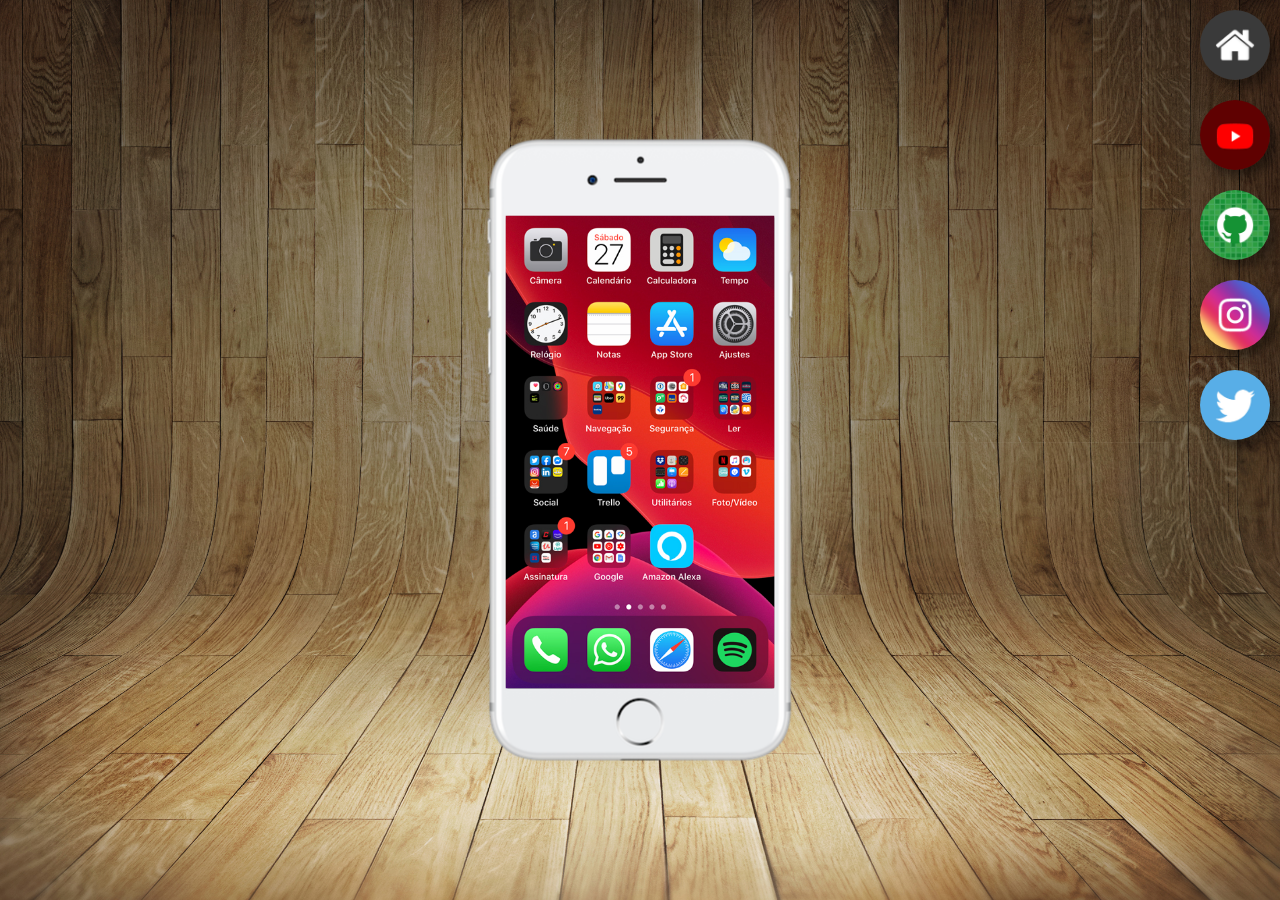
<file: index.html>
<!DOCTYPE html>
<html lang="pt-br">
  <head>
    <meta charset="UTF-8" />
    <meta http-equiv="X-UA-Compatible" content="IE=edge" />
    <meta name="viewport" content="width=device-width, initial-scale=1.0" />
    <link rel="stylesheet" href="./style/style.css" />
    <link rel="shortcut icon" href="favicon.ico" type="image/x-icon" />
    <title>Redes Sociais</title>
  </head>
  <body>
    <main>
      <iframe name="tela" src="./home.html" frameborder="0"></iframe>
    </main>
    <aside>
      <a href="./home.html" target="tela"><img src="./imagens/logo-home.jpg" alt="" /></a>
      <a href="./youtube.html" target="tela"><img src="./imagens/logo-youtube.jpg" alt="" /></a>
      <a href="./github.html" target="tela"><img src="./imagens/logo-github.jpg" alt="" /></a>
      <a href="./instagram.html" target="tela"><img src="./imagens/logo-instagram.jpg" alt="" /></a>
      <a href="./twitter.html" target="tela"><img src="./imagens/logo-twitter.jpg" alt="" /></a>
    </aside>
  </body>
</html>
</file>
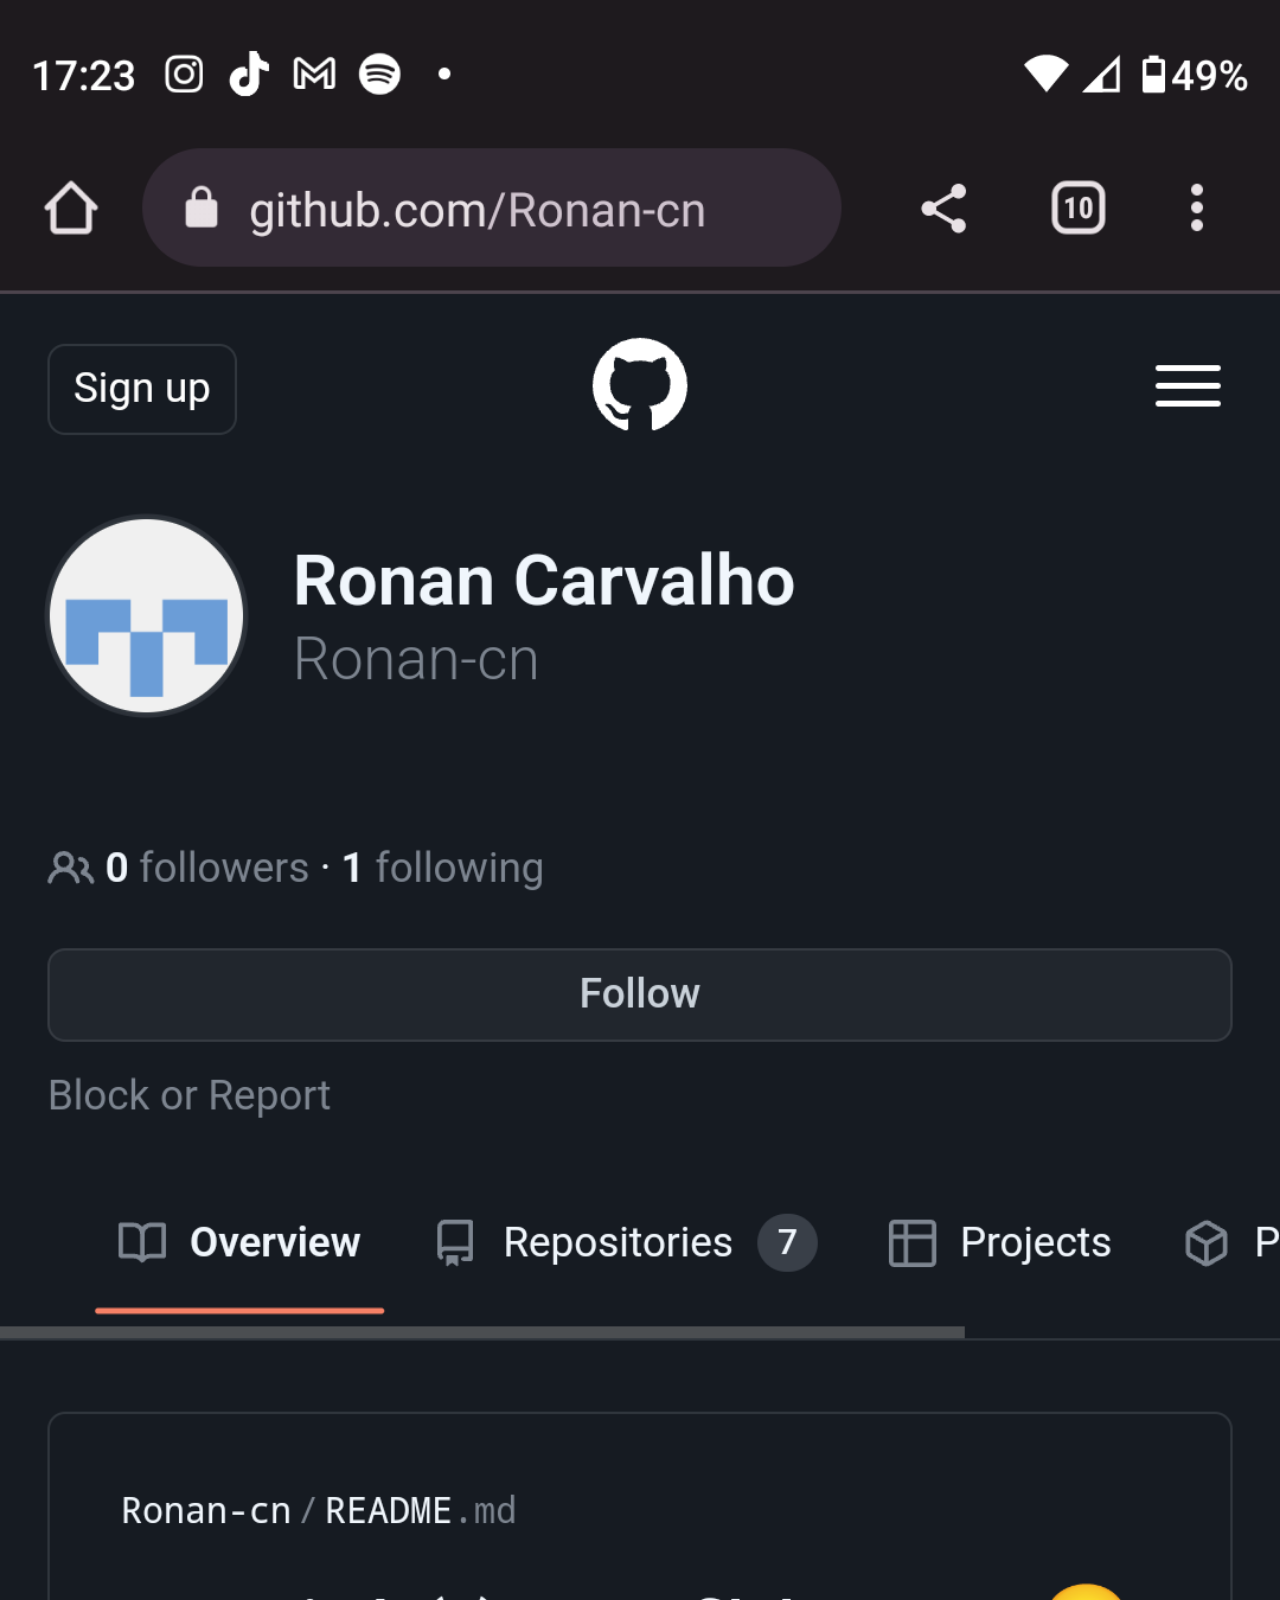
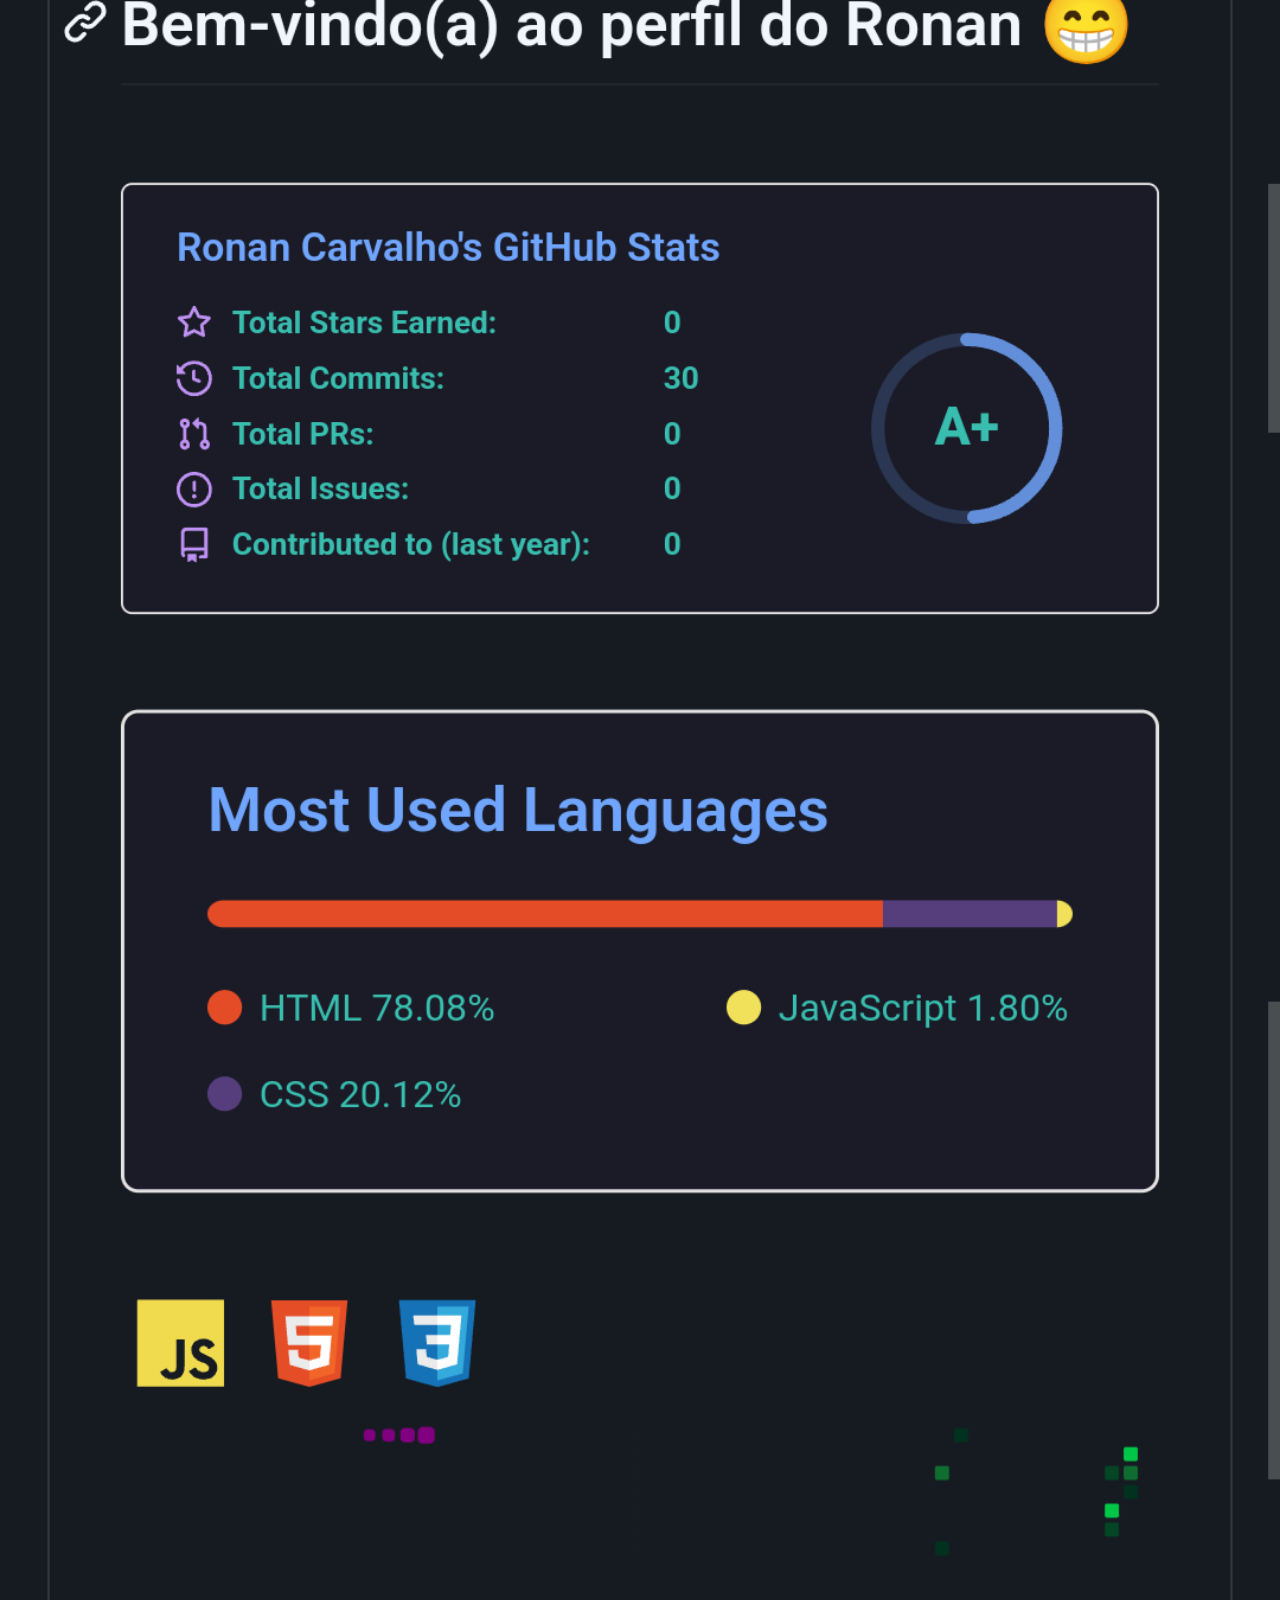
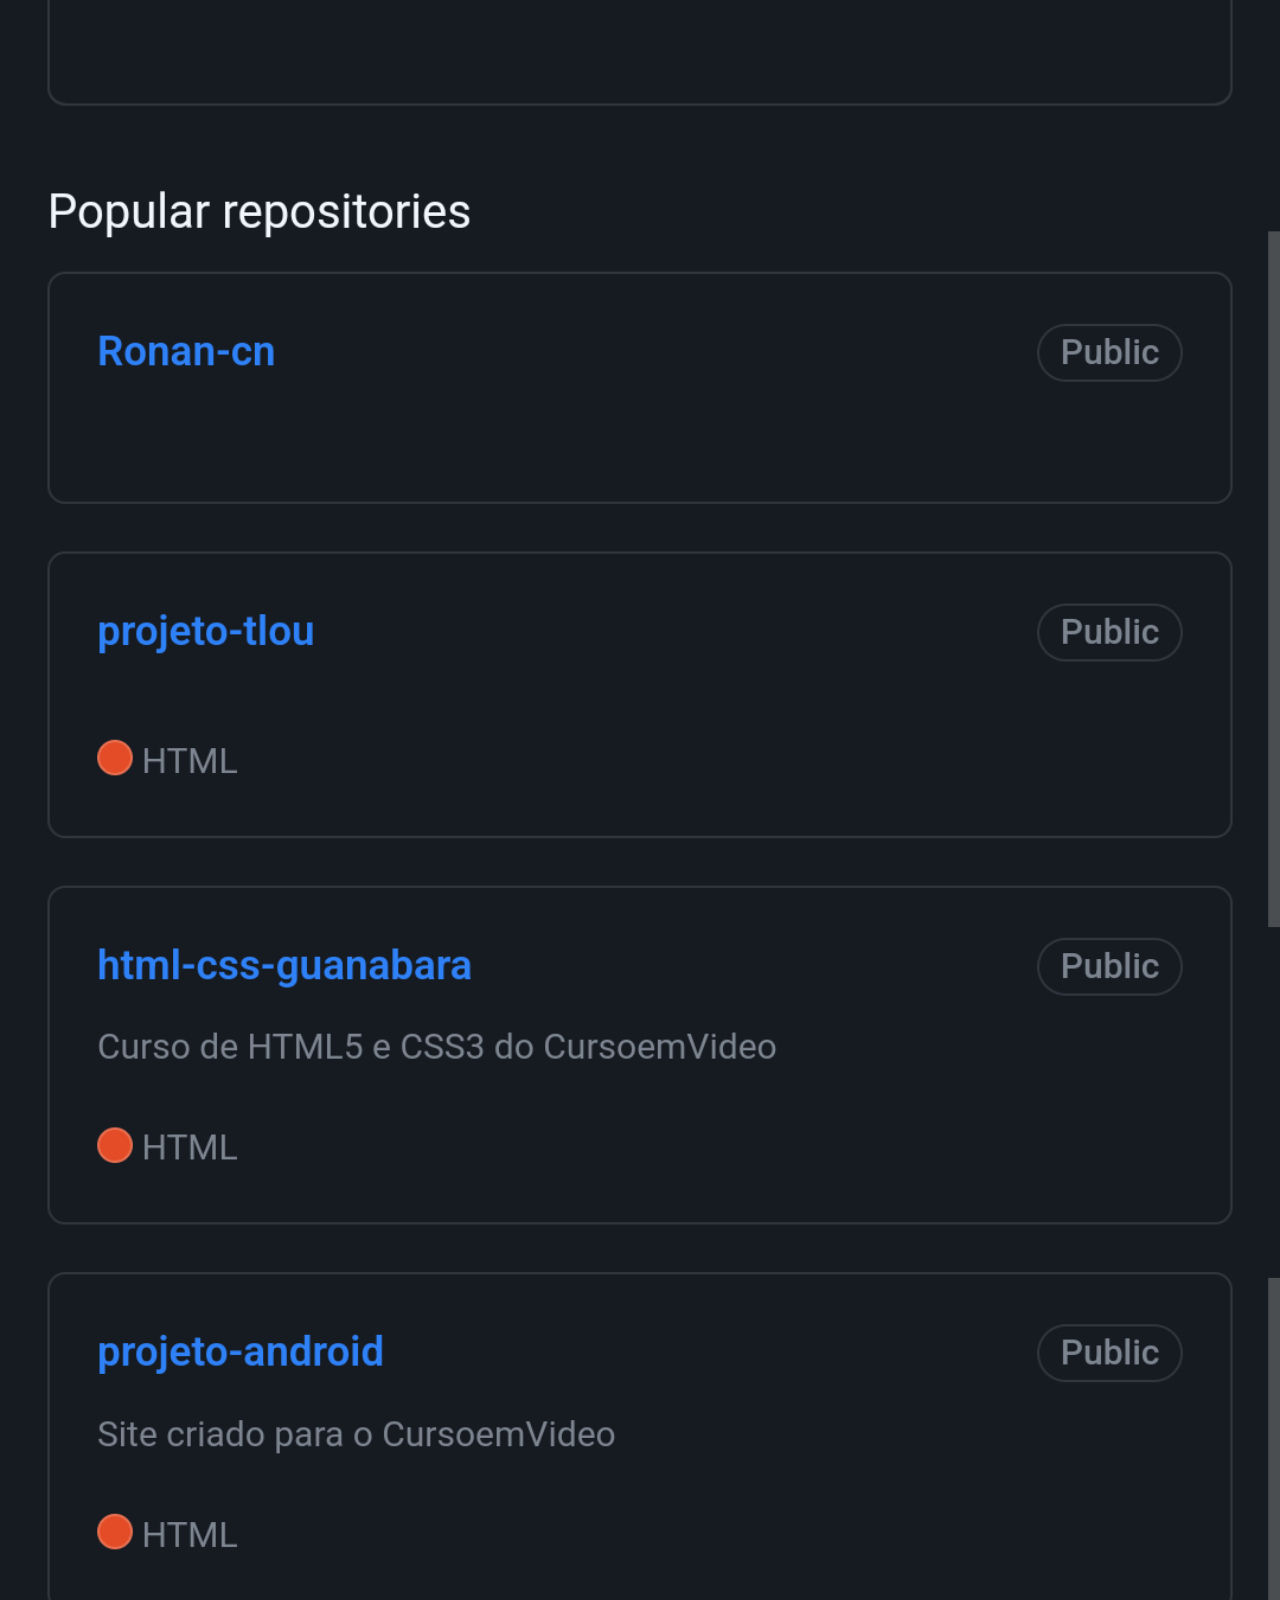
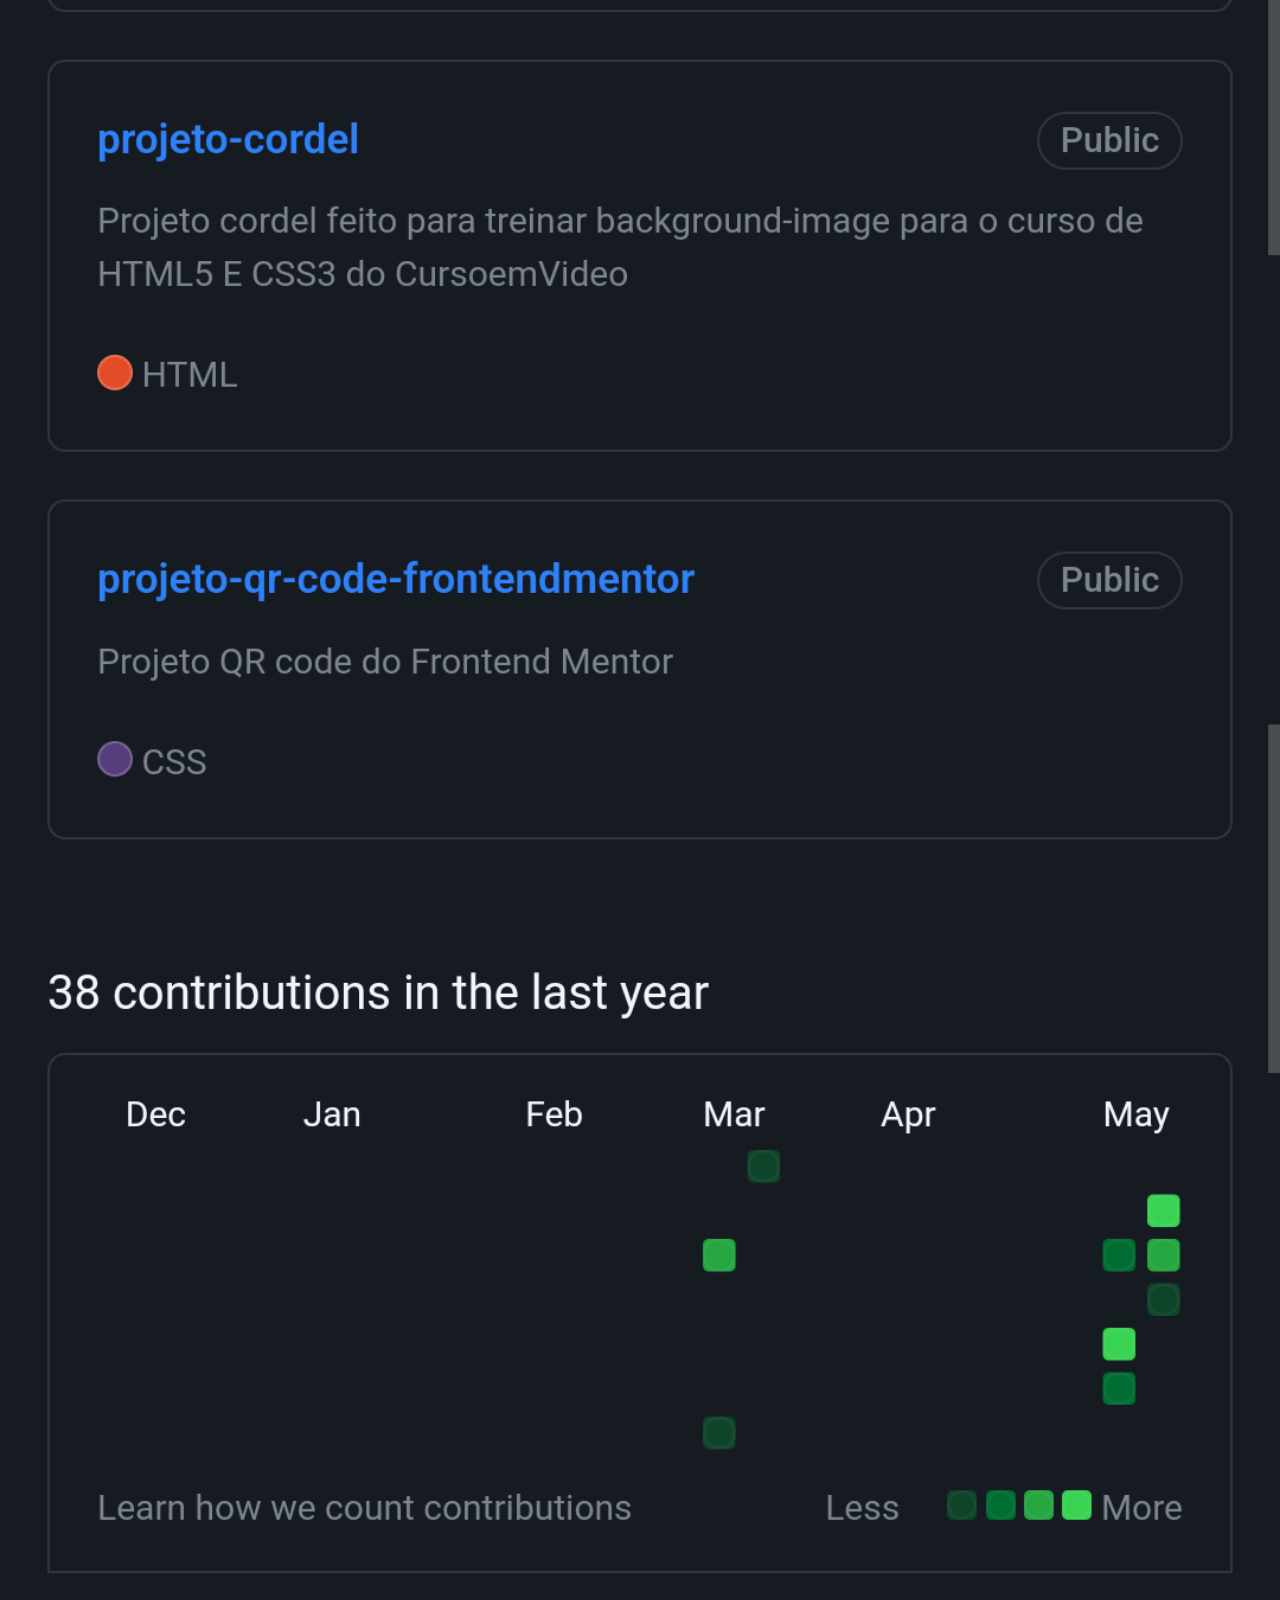
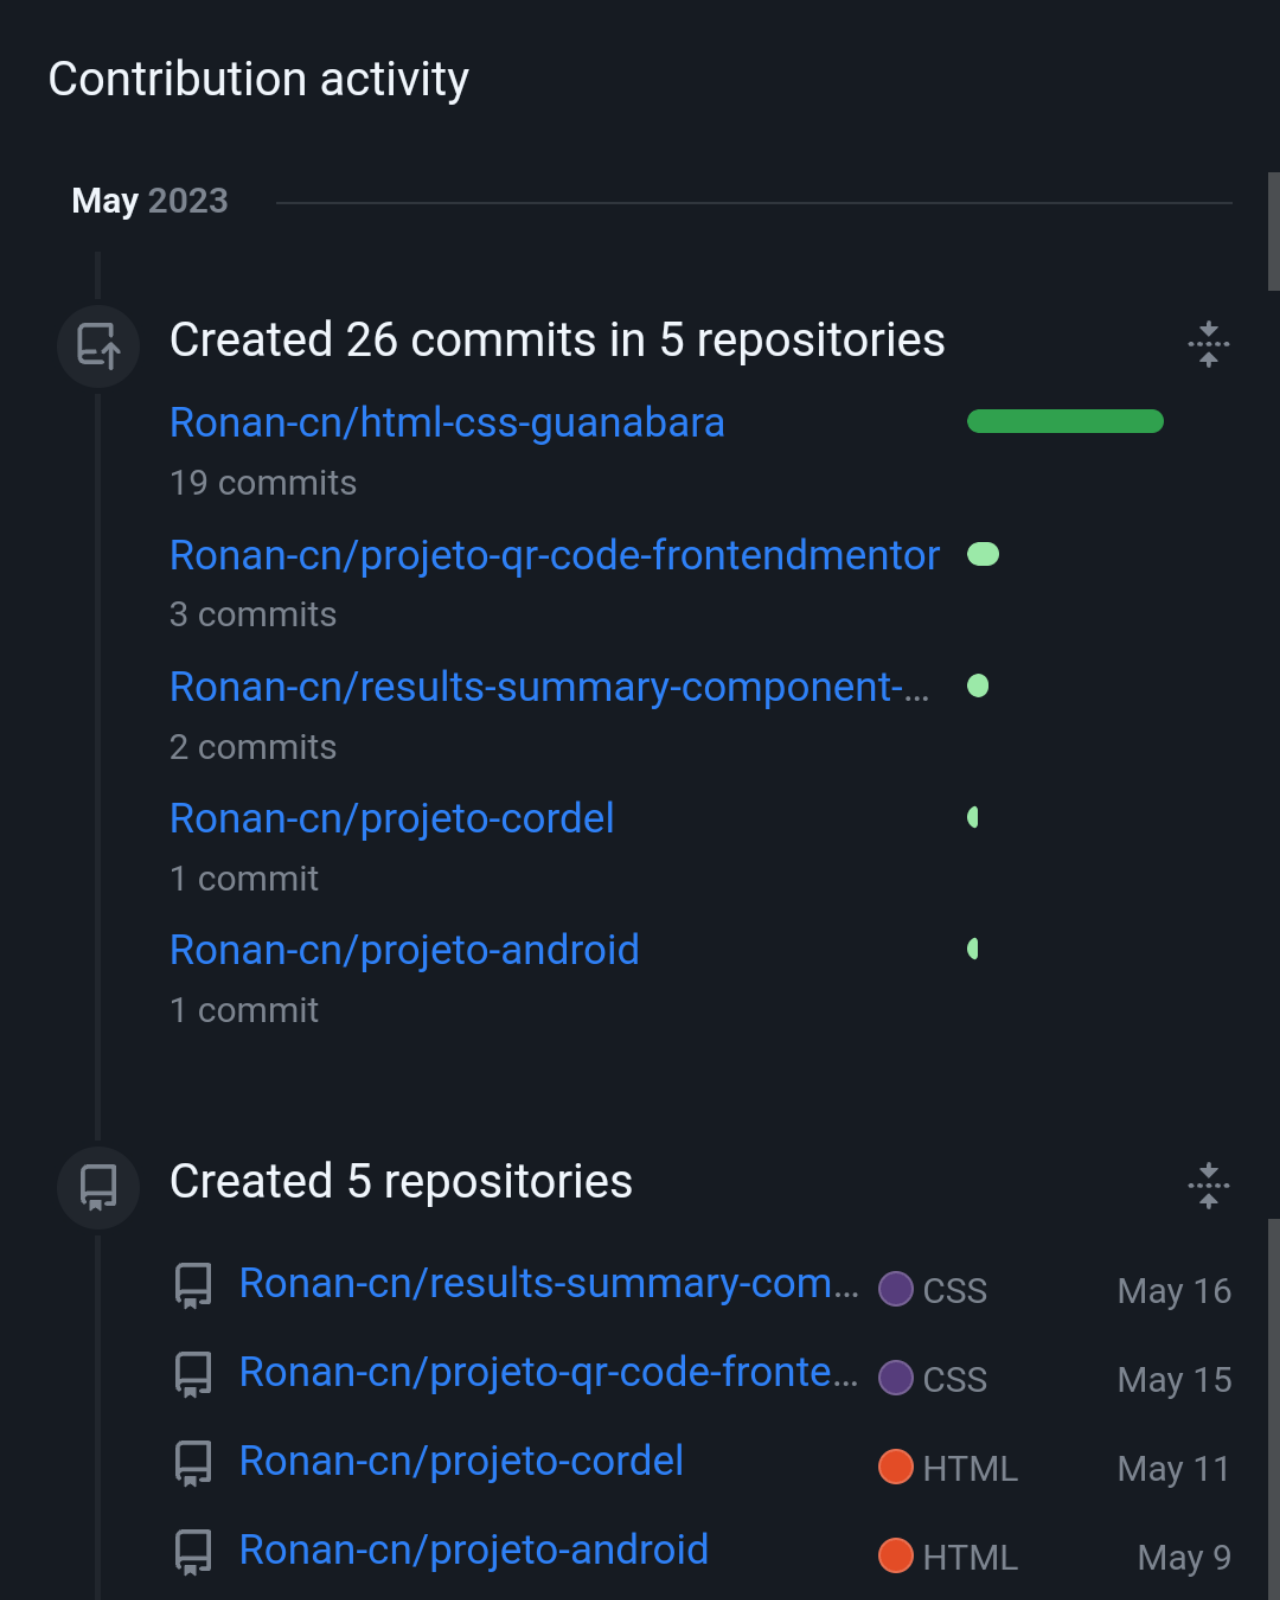
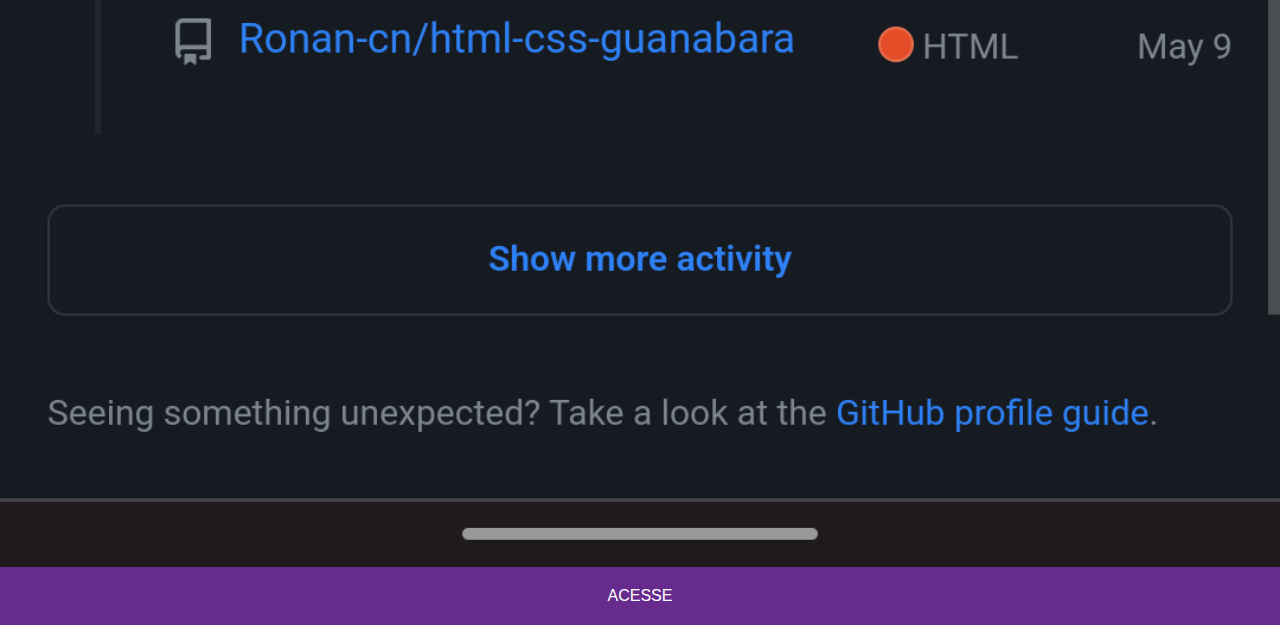
<file: github.html>
<!DOCTYPE html>
<html lang="en">
  <head>
    <meta charset="UTF-8" />
    <meta http-equiv="X-UA-Compatible" content="IE=edge" />
    <meta name="viewport" content="width=device-width, initial-scale=1.0" />
    <link rel="stylesheet" href="./style/social.css" />
    <title>Github</title>
  </head>
  <body>
    <img src="./imagens/meu-github.png" alt="" />
    <a id="github" href="https://github.com/Ronan-cn" target="_blank">ACESSE</a>
  </body>
</html>
</file>
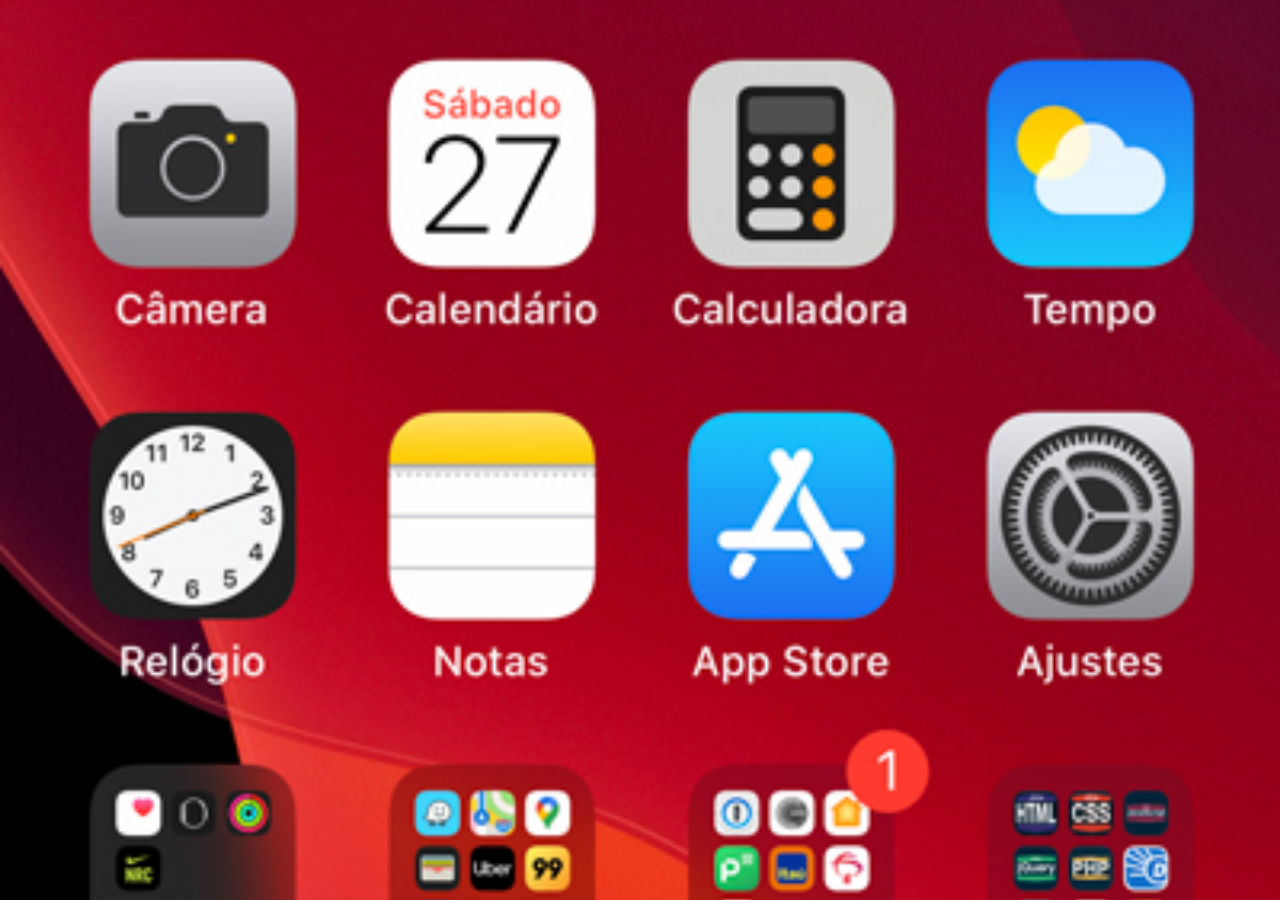
<file: home.html>
<!DOCTYPE html>
<html lang="en">
  <head>
    <meta charset="UTF-8" />
    <meta http-equiv="X-UA-Compatible" content="IE=edge" />
    <meta name="viewport" content="width=device-width, initial-scale=1.0" />
    <title>Document</title>
    <style>
      * {
        margin: 0;
        padding: 0;
      }

      body {
        background: url("./imagens/tela-home.jpg") no-repeat top center;
        background-size: cover;
      }
    </style>
  </head>
  <body></body>
</html>
</file>
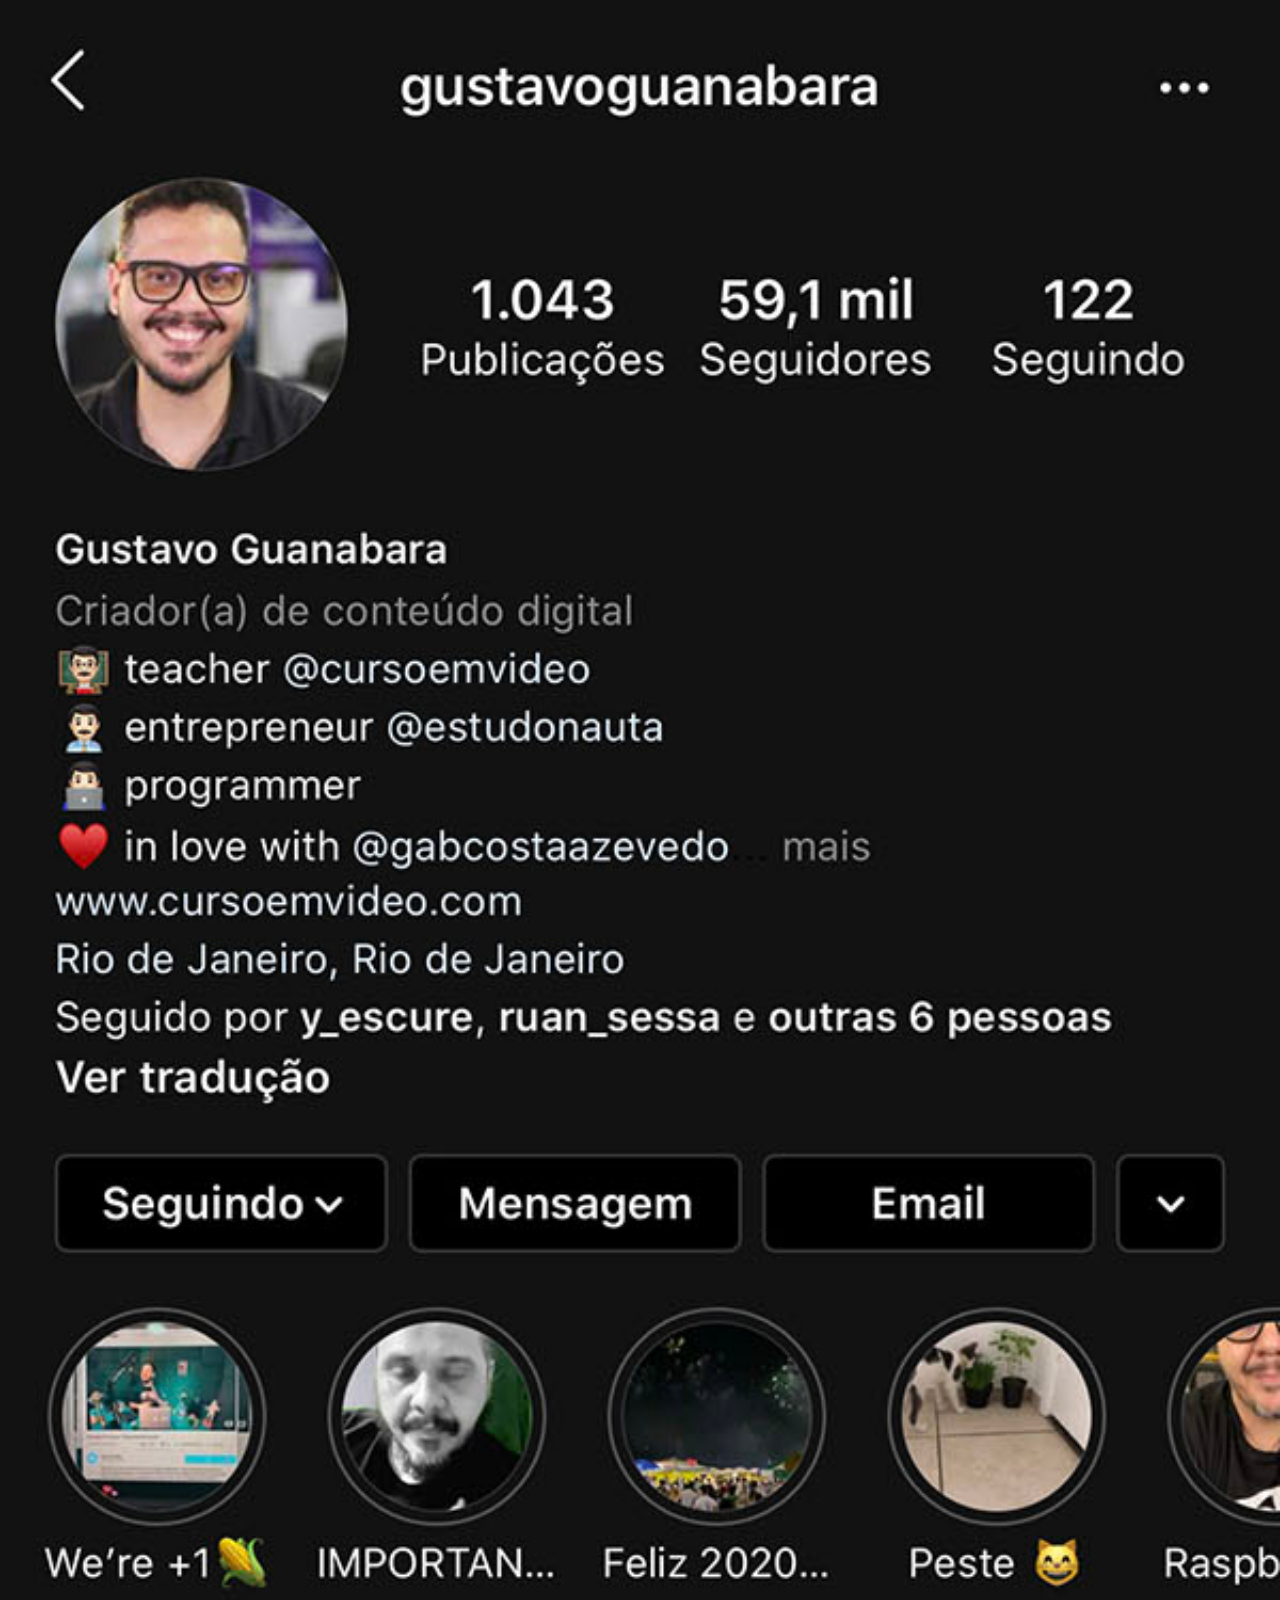
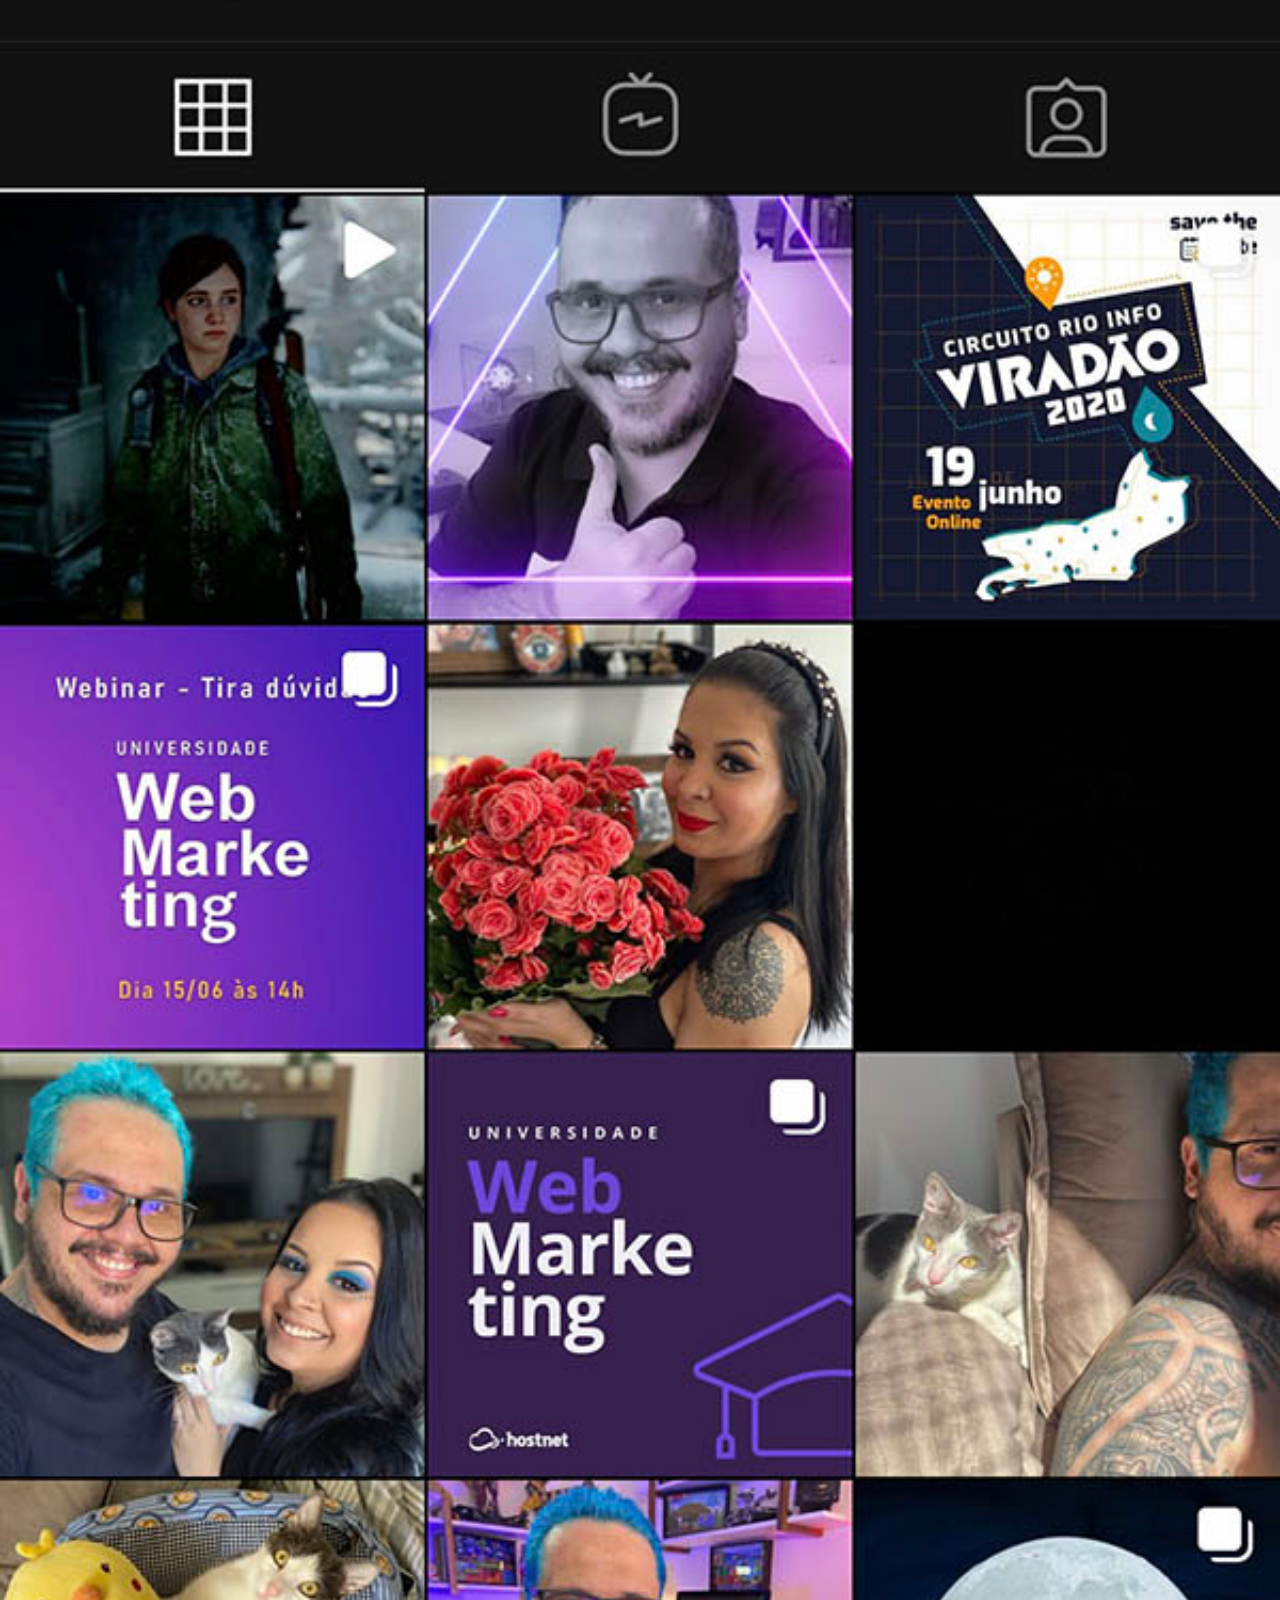
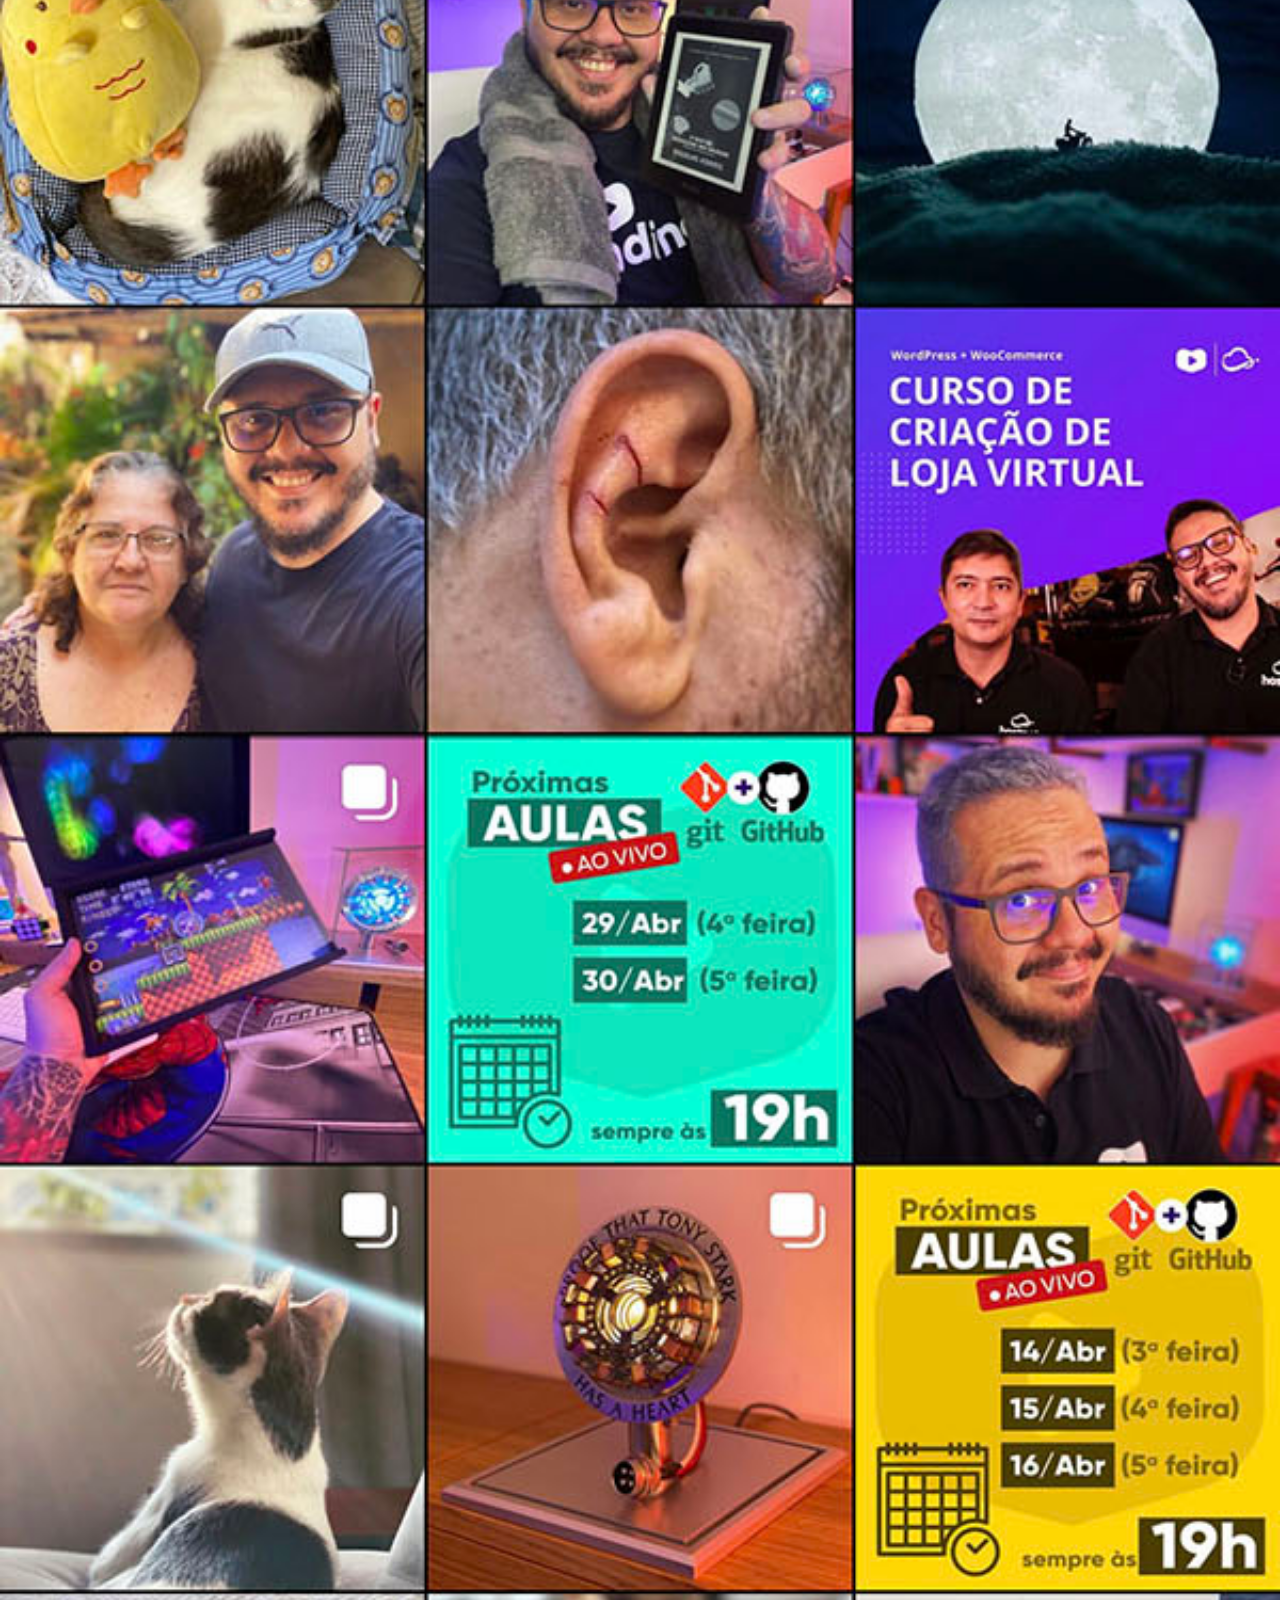
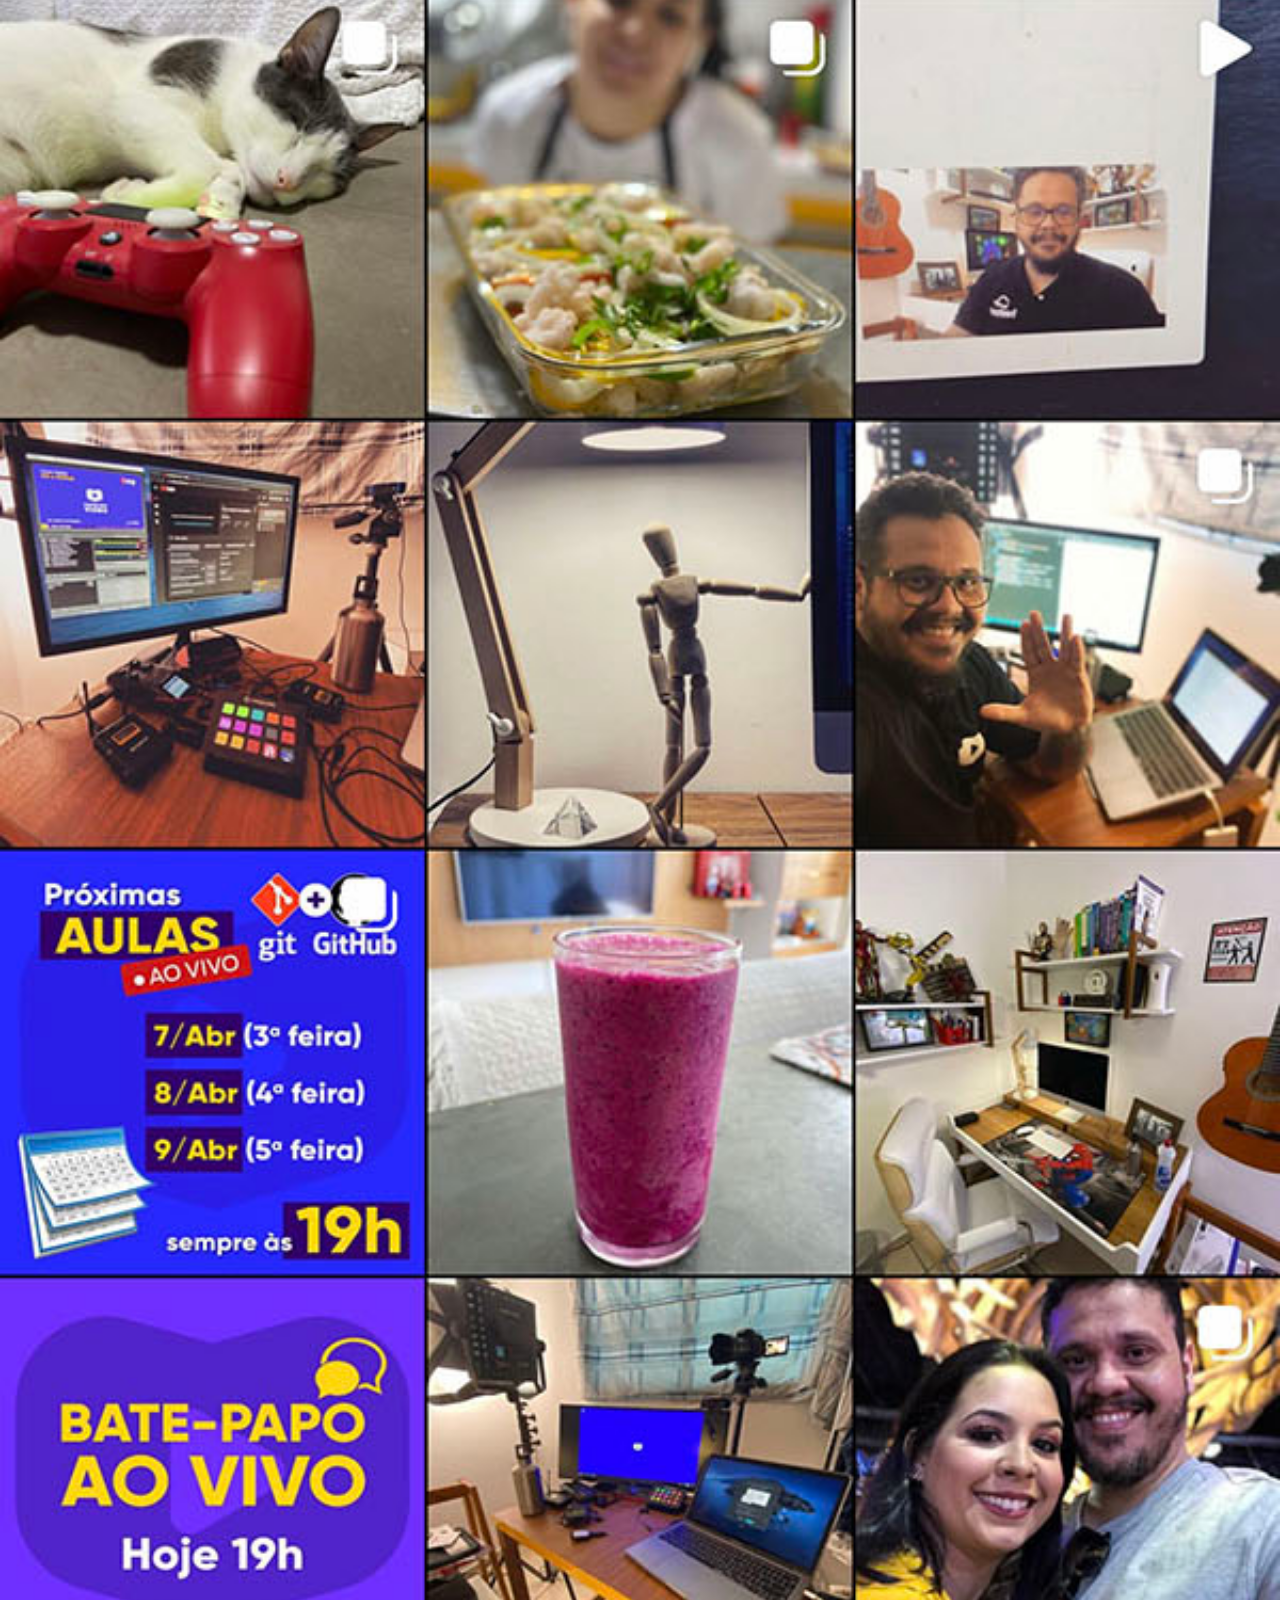
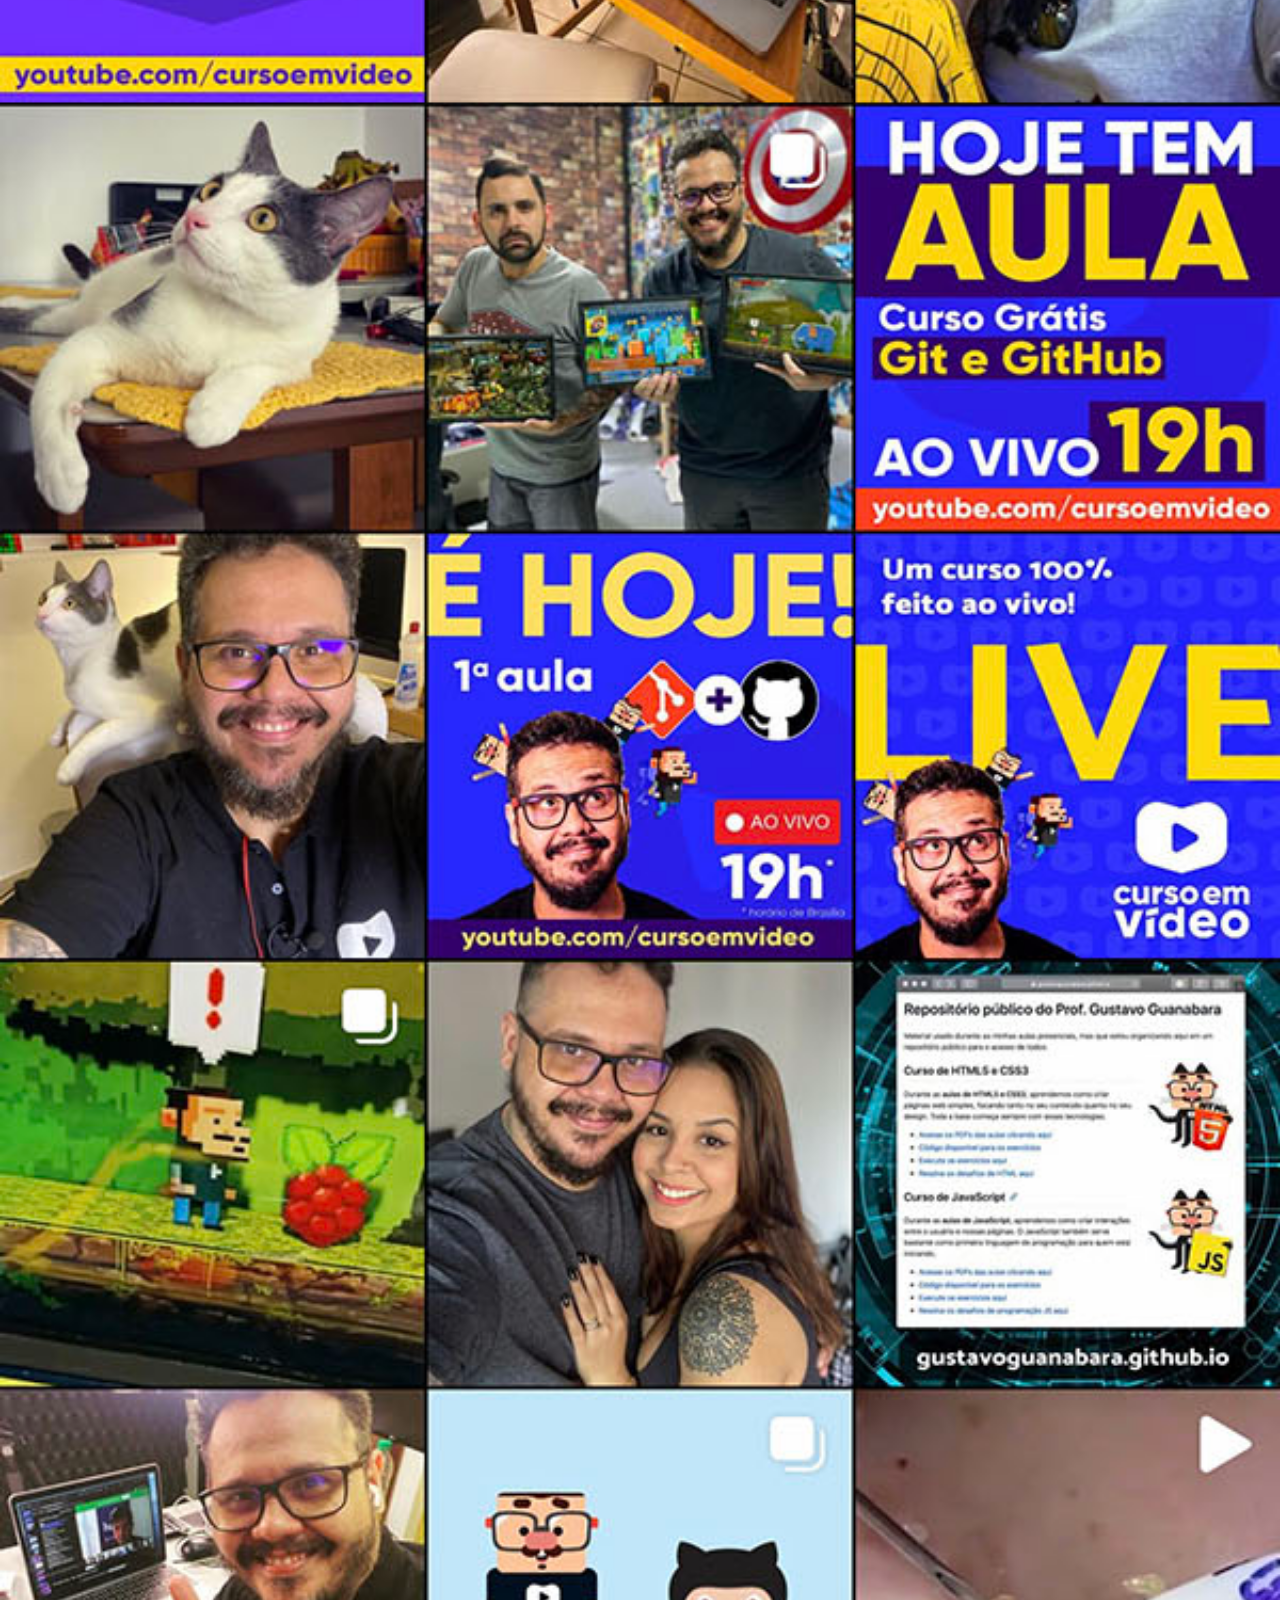
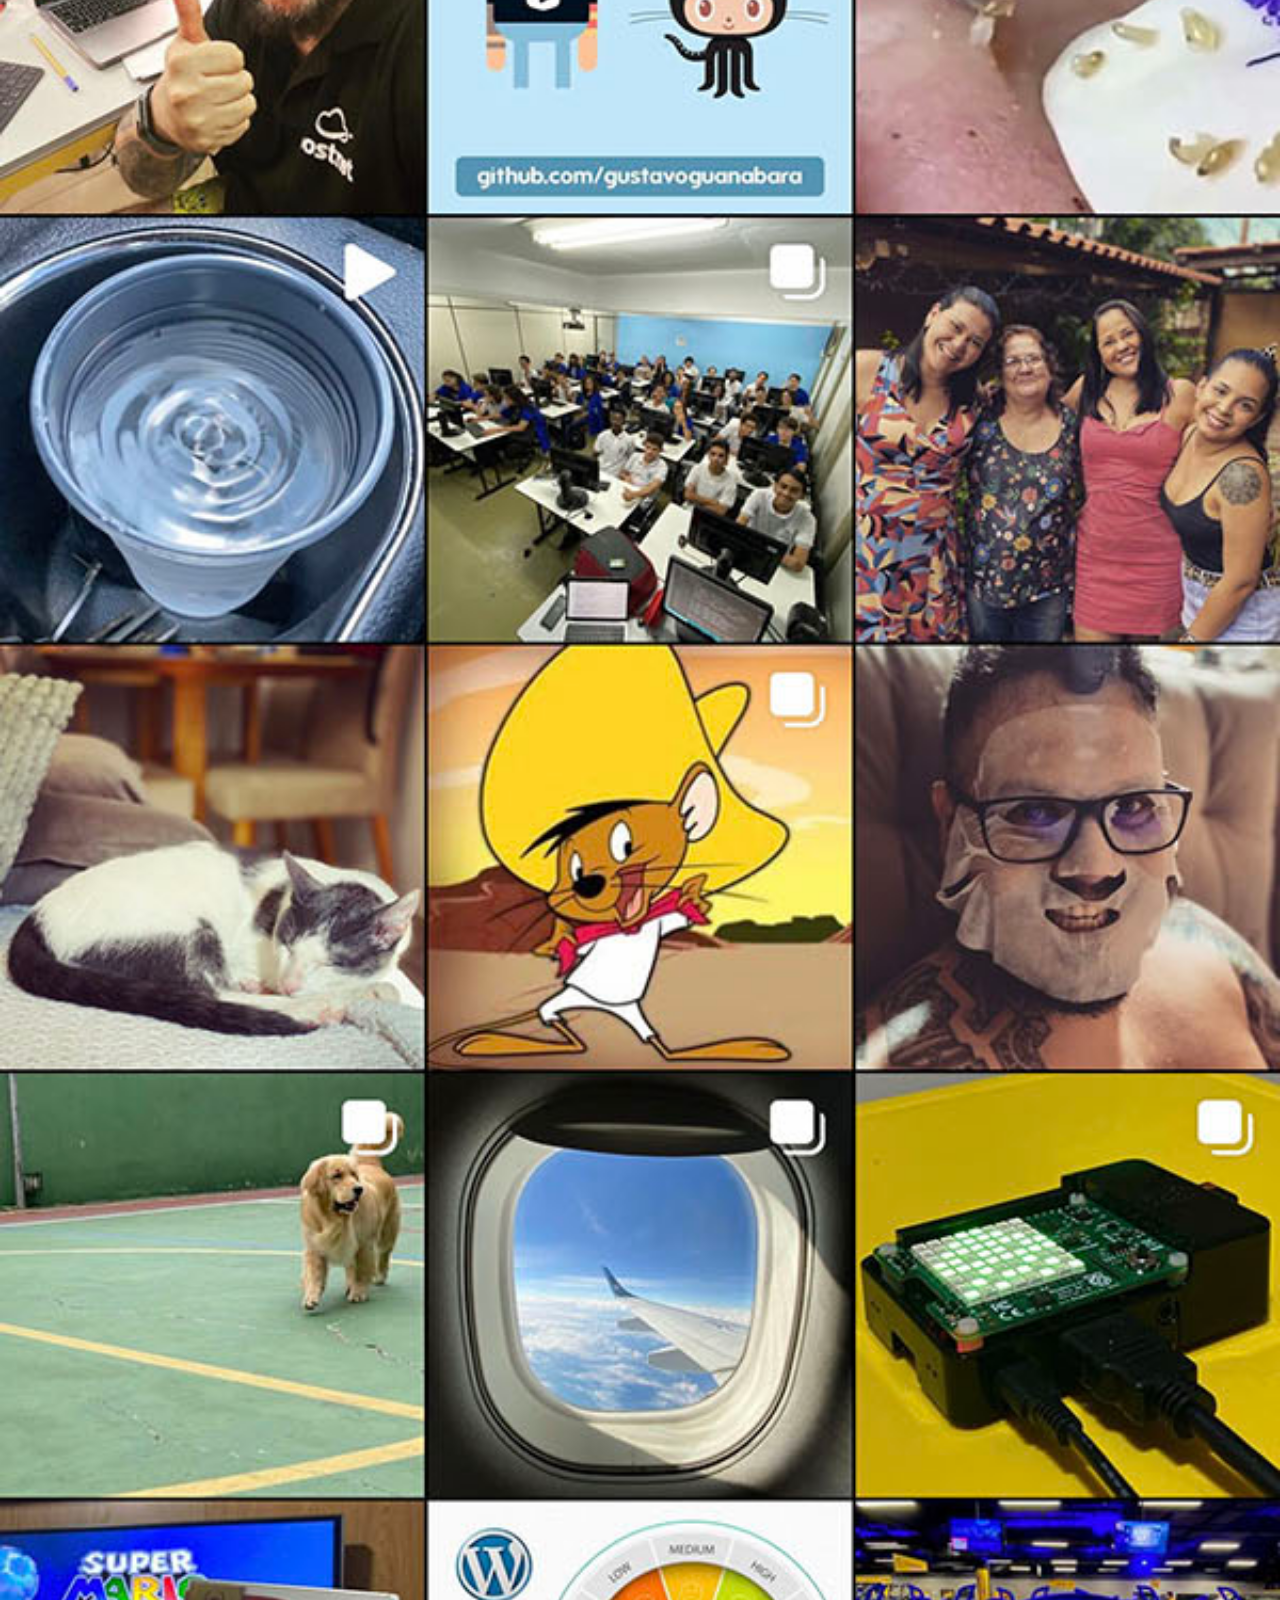
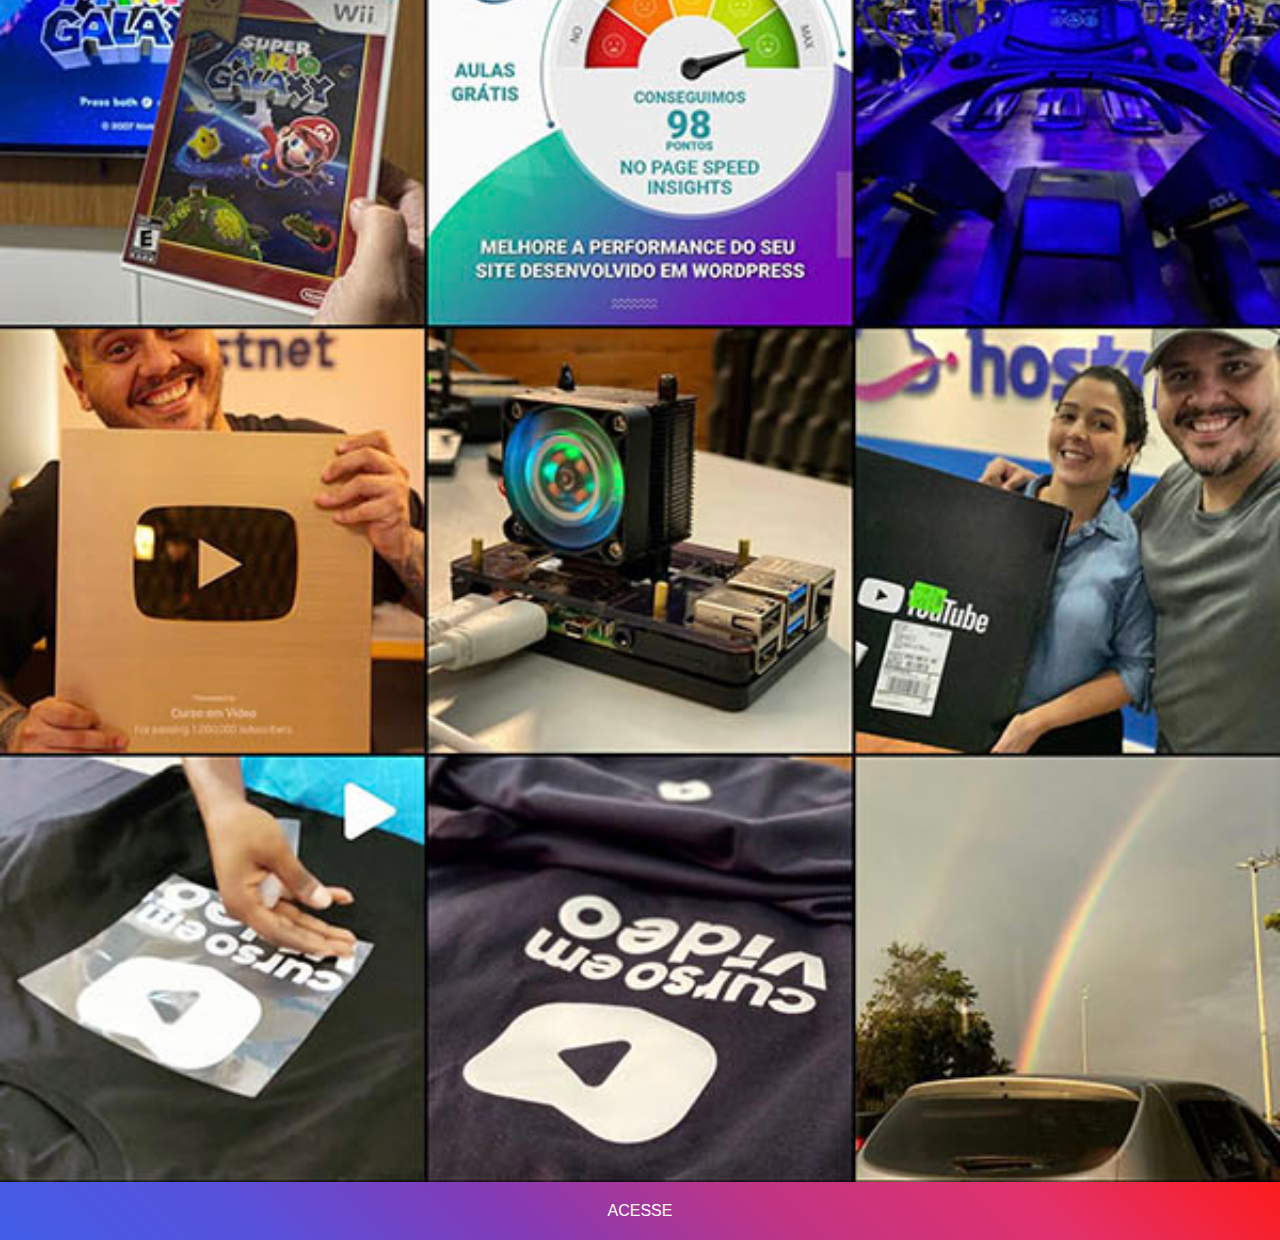
<file: instagram.html>
<!DOCTYPE html>
<html lang="en">
  <head>
    <meta charset="UTF-8" />
    <meta http-equiv="X-UA-Compatible" content="IE=edge" />
    <meta name="viewport" content="width=device-width, initial-scale=1.0" />
    <link rel="stylesheet" href="./style/social.css" />
    <title>Instagram</title>
  </head>
  <body>
    <img src="./imagens/tela-instagram.jpg" alt="" />
    <a id="instagram" href="https://www.instagram.com/ronan_ptnh/" target="_blank">ACESSE</a>
  </body>
</html>
</file>
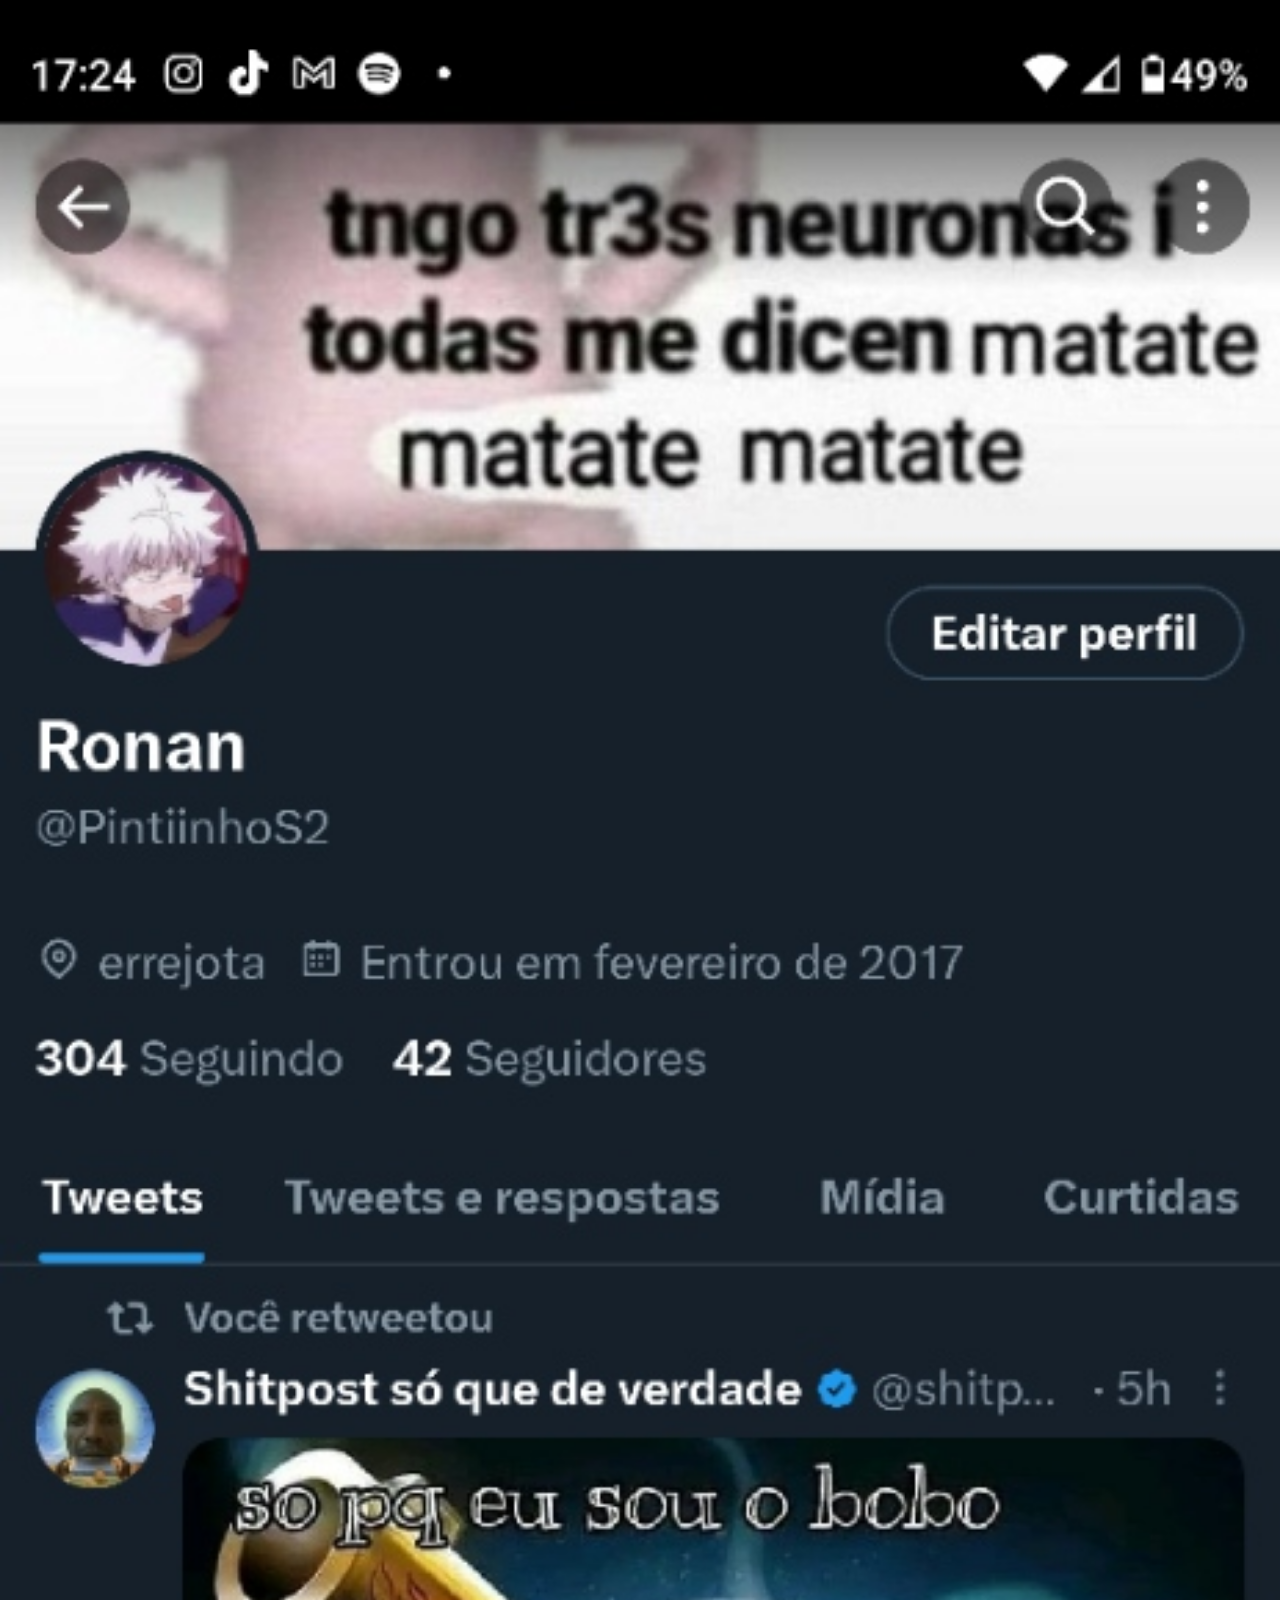
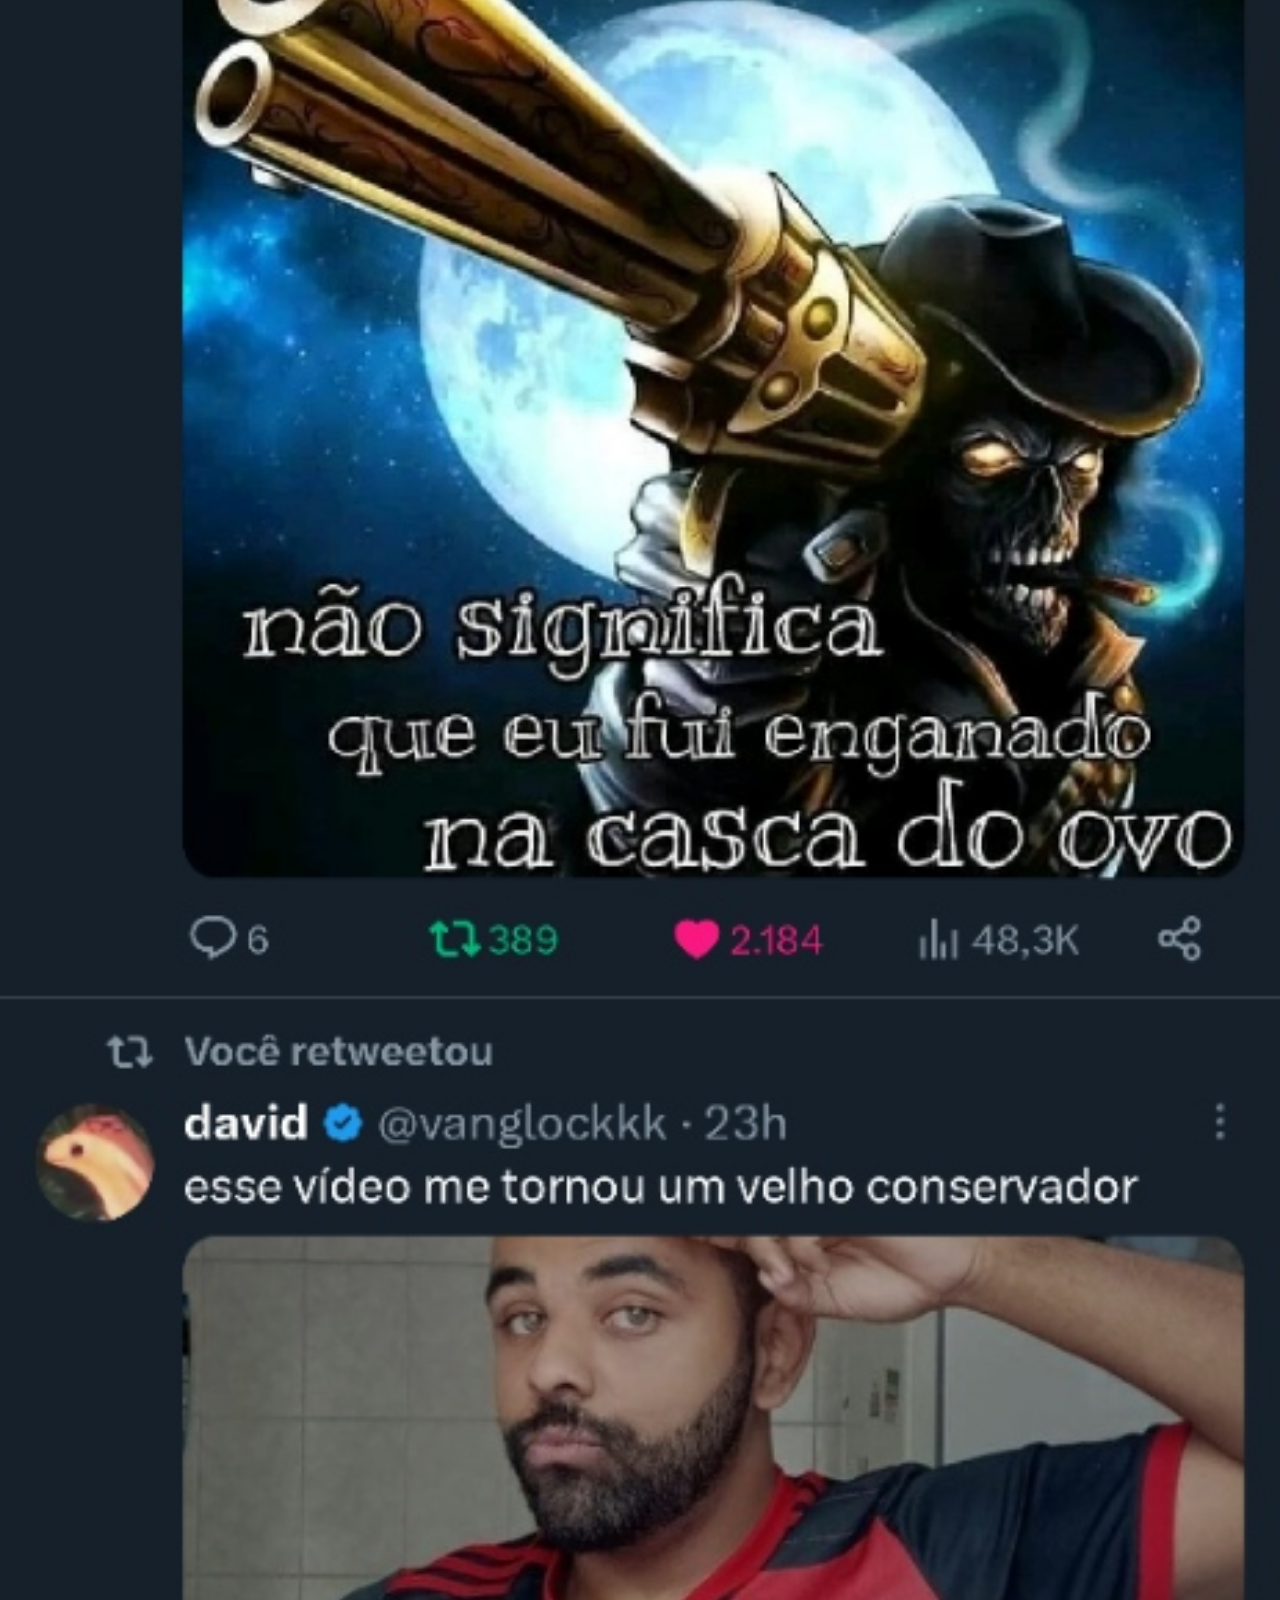
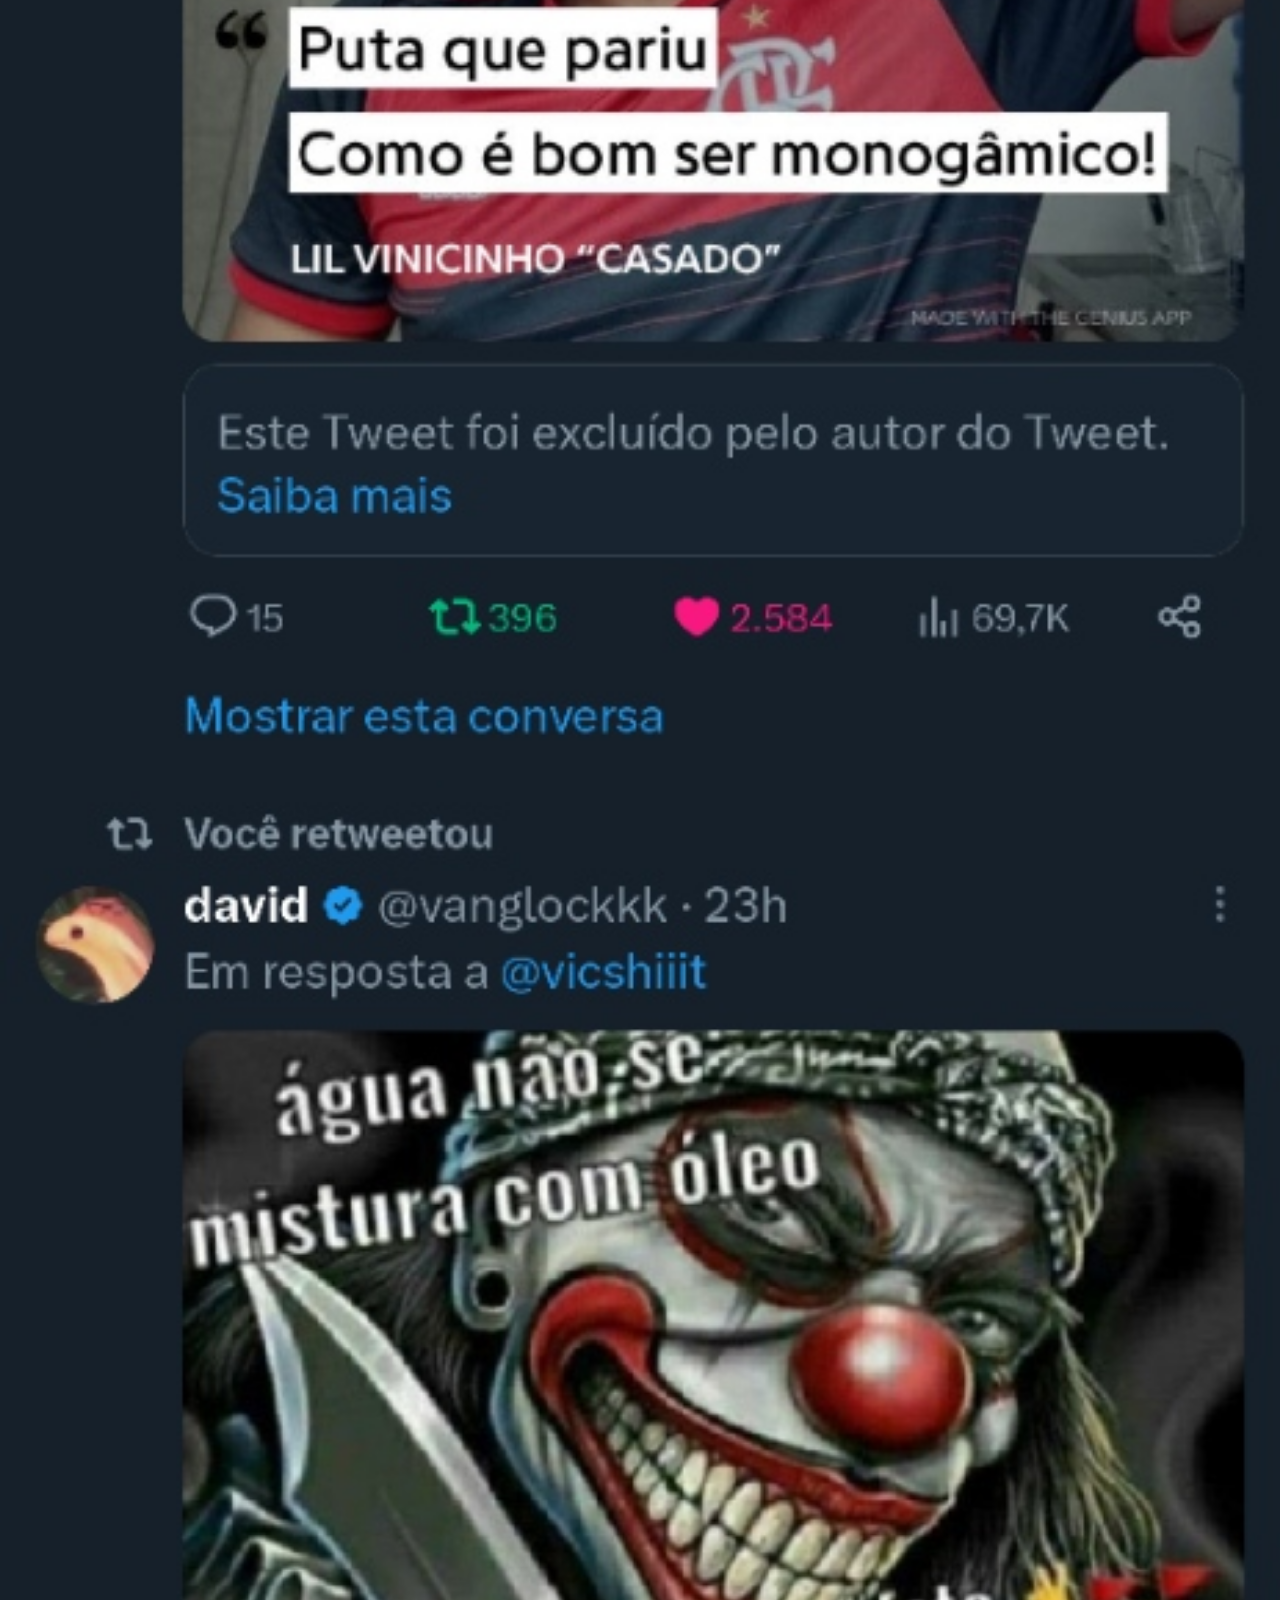
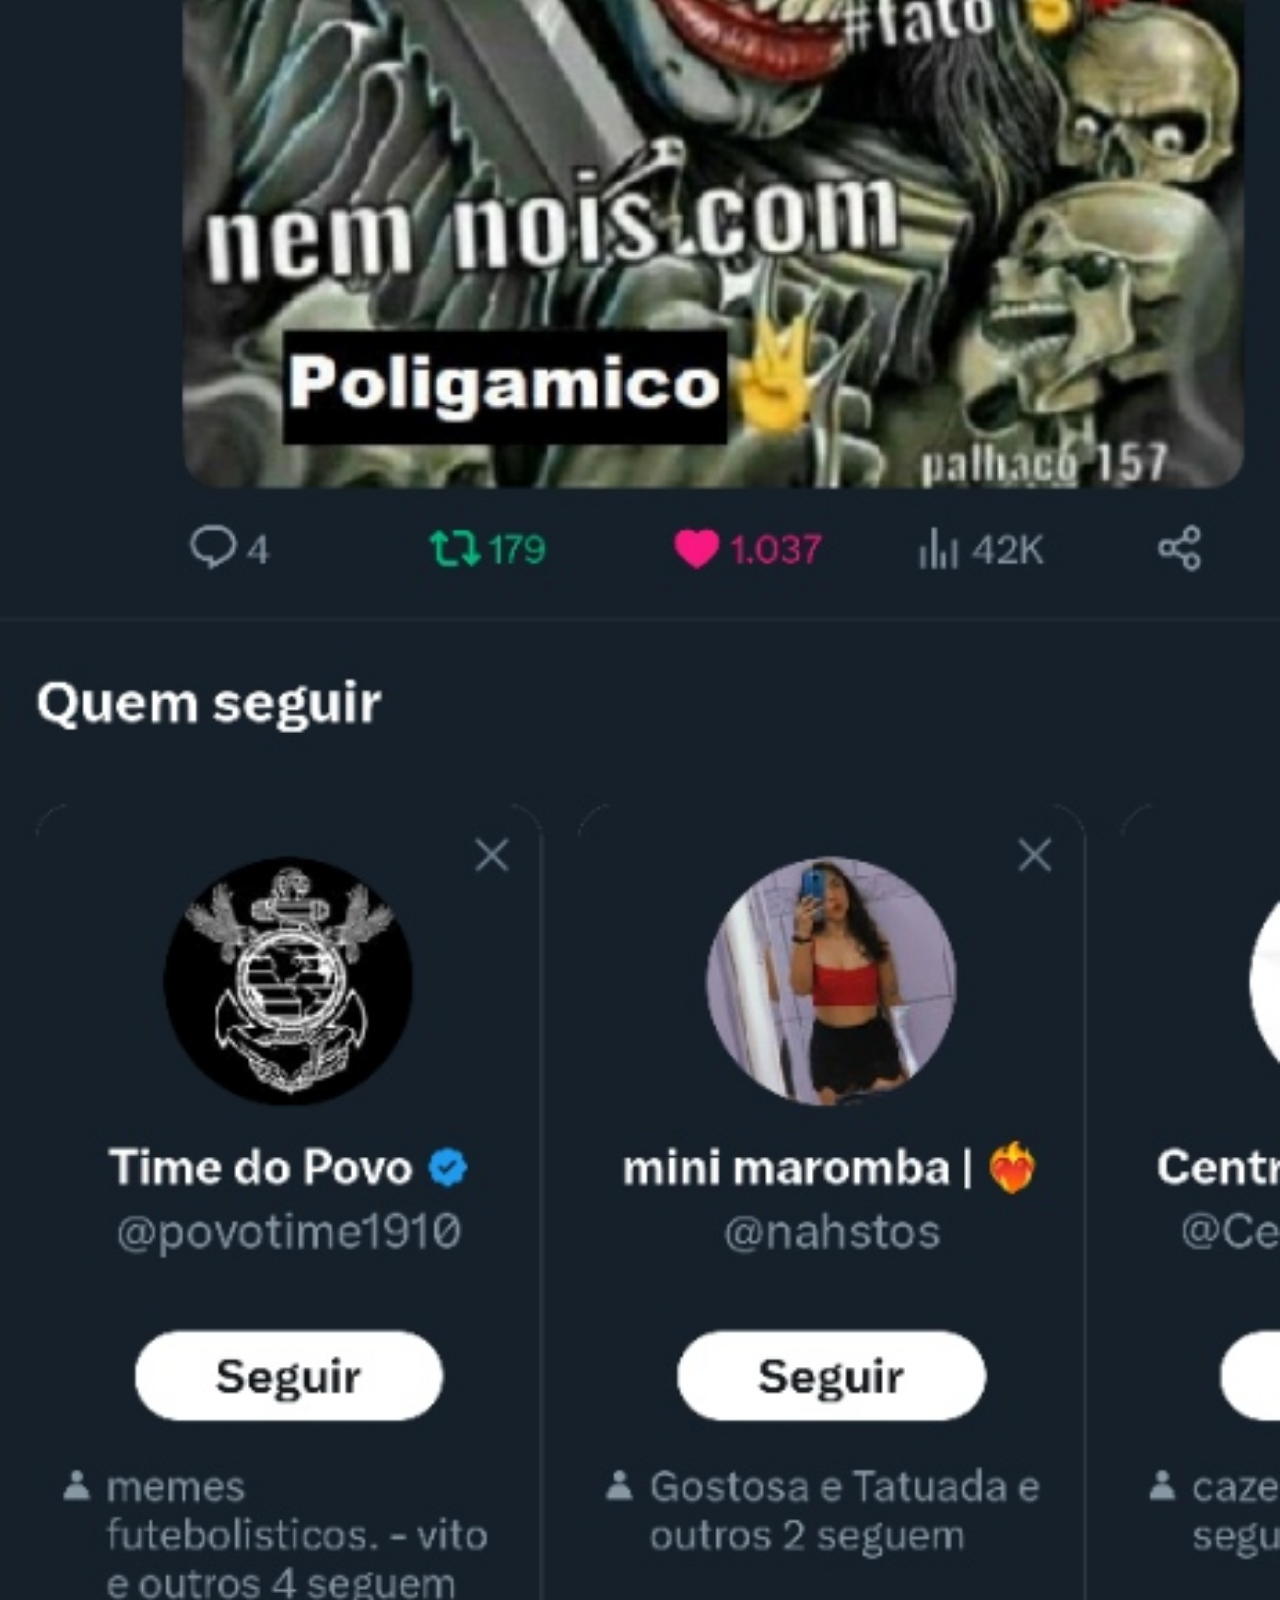
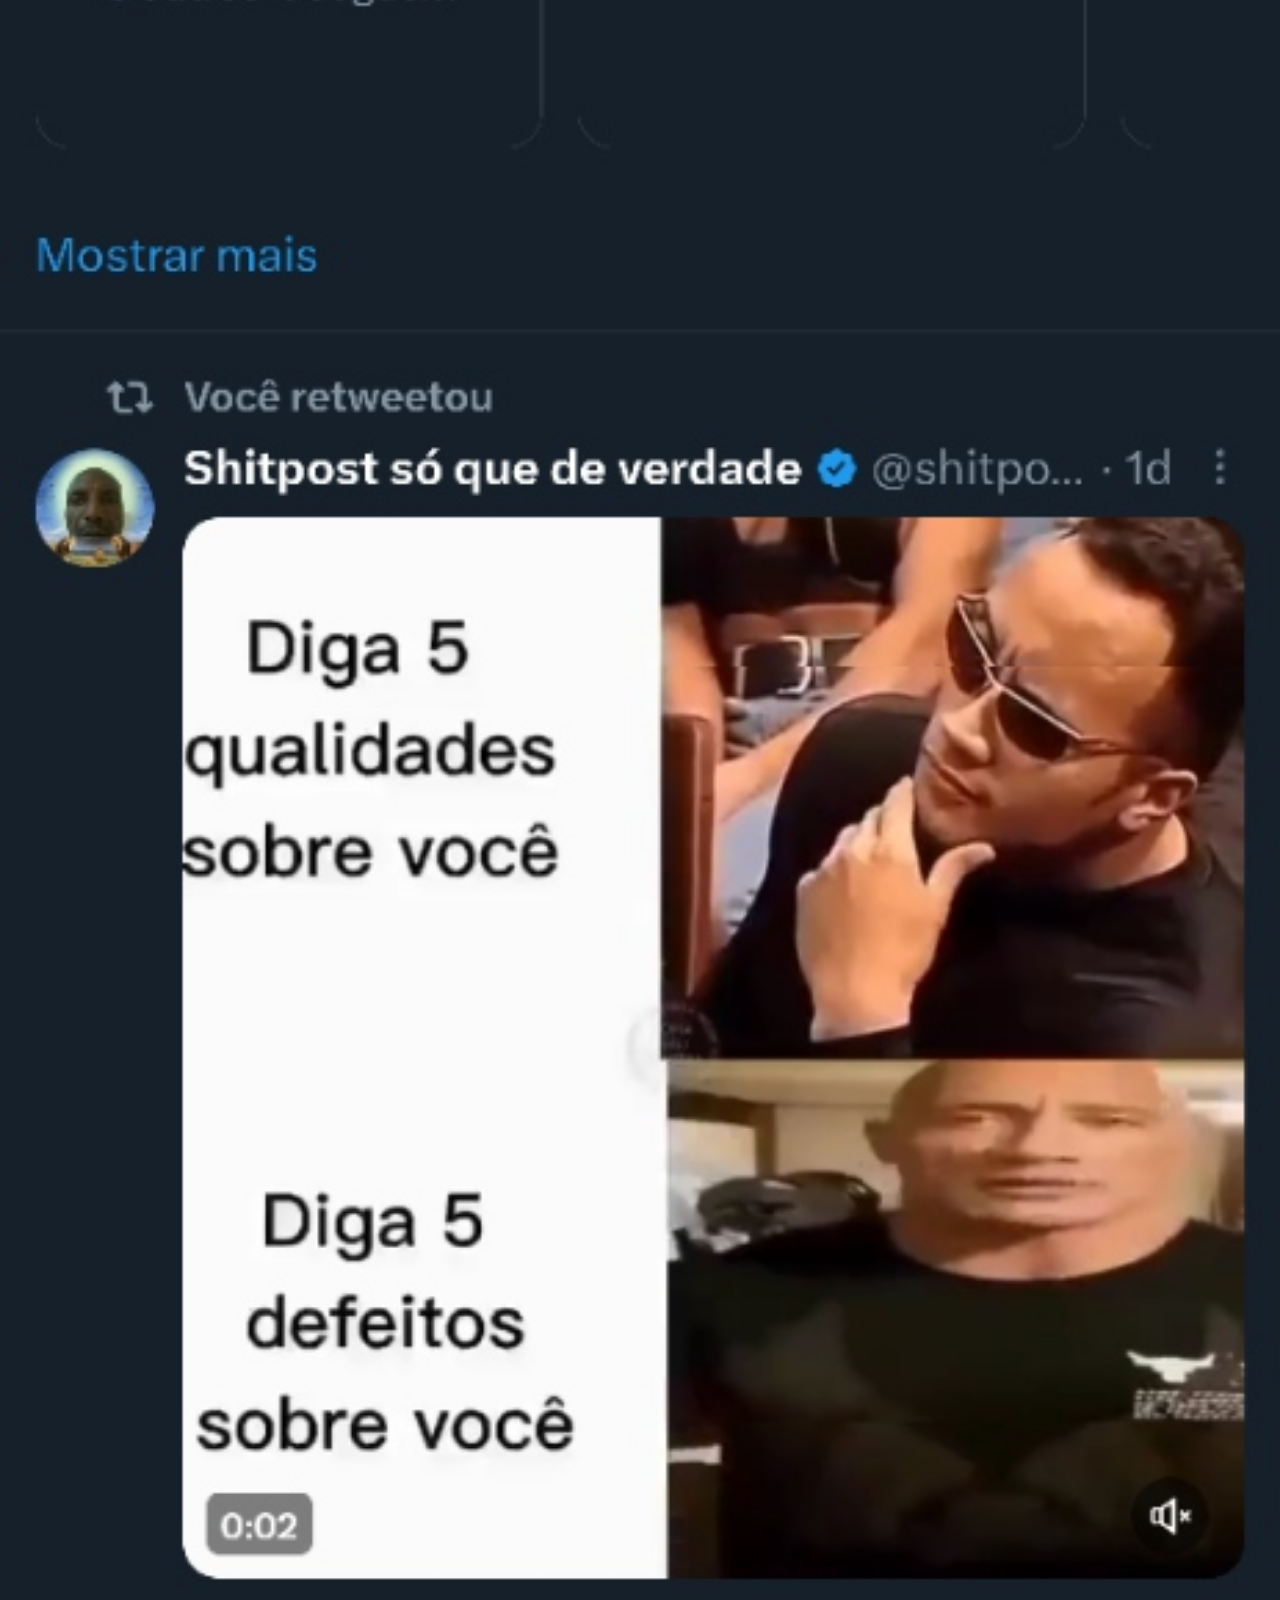
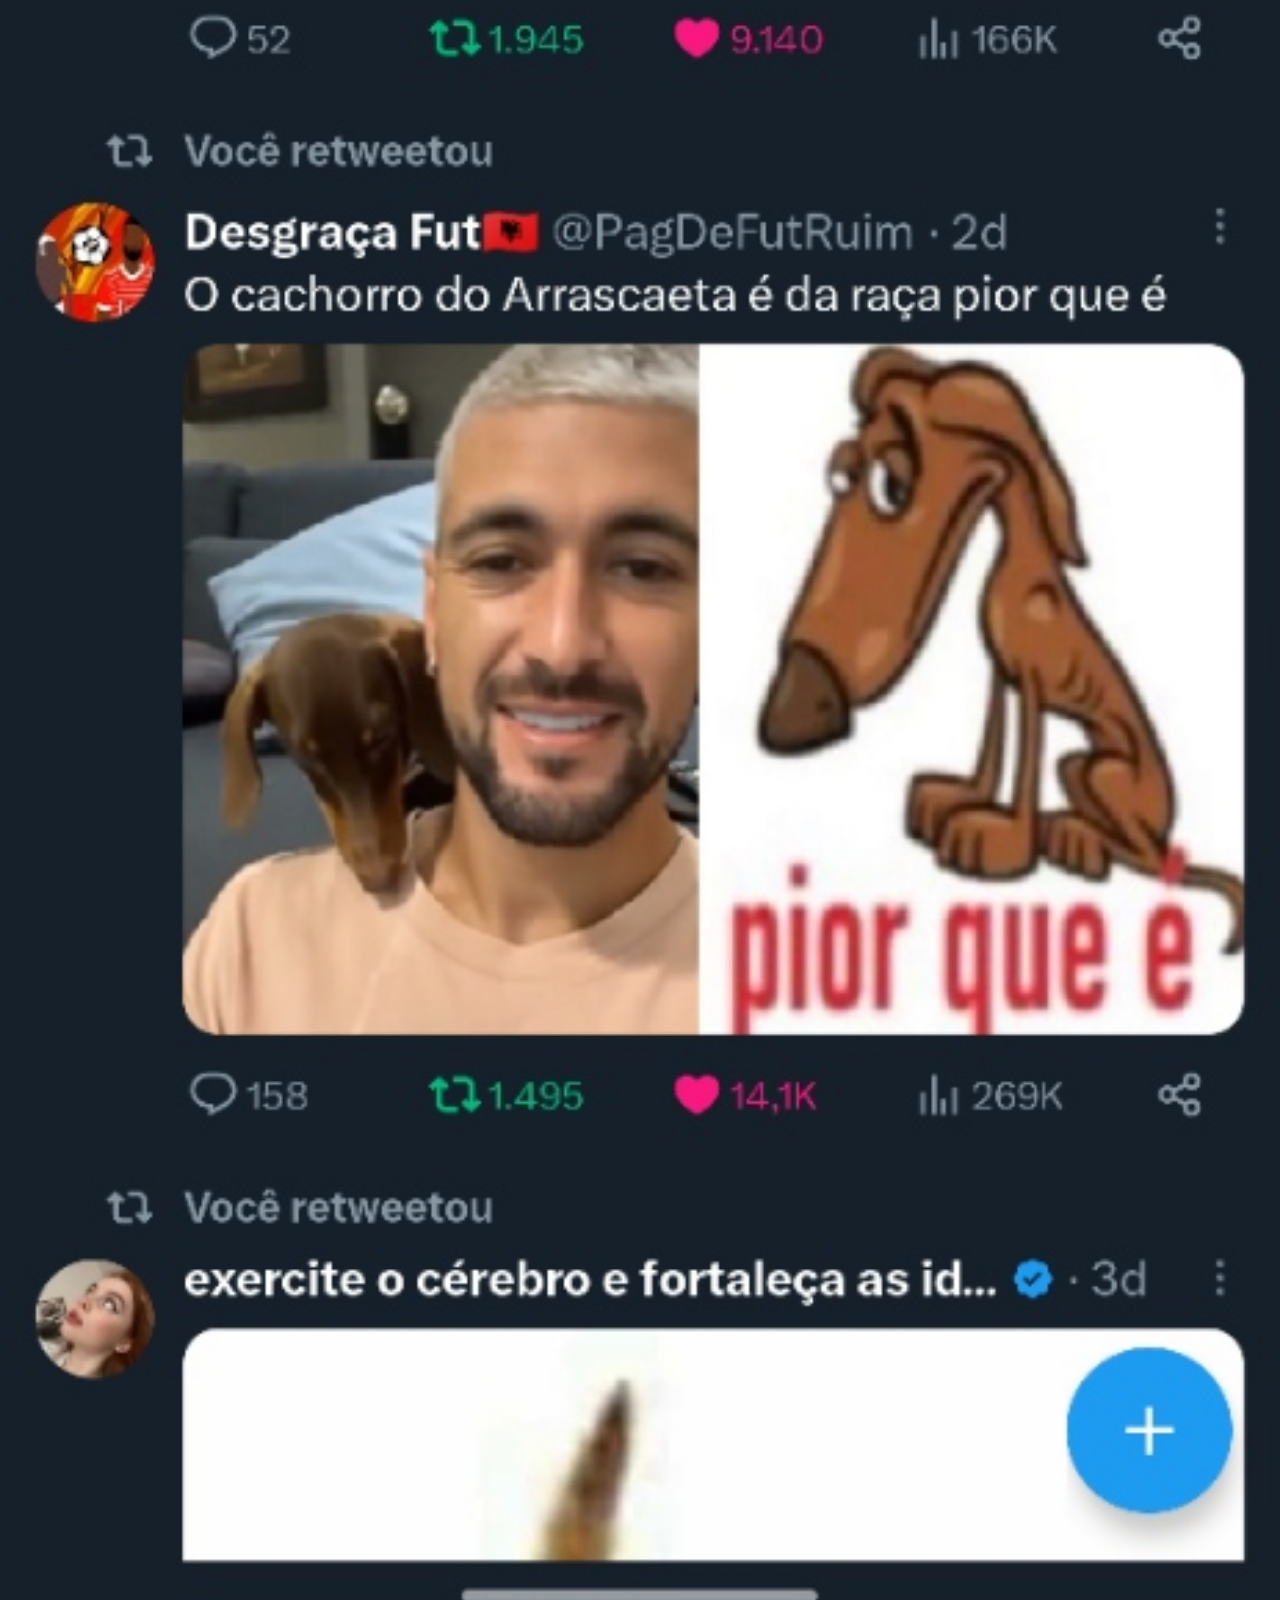
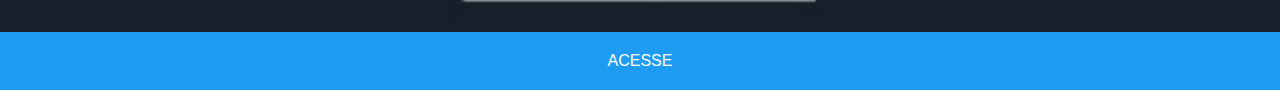
<file: twitter.html>
<!DOCTYPE html>
<html lang="en">
  <head>
    <meta charset="UTF-8" />
    <meta http-equiv="X-UA-Compatible" content="IE=edge" />
    <meta name="viewport" content="width=device-width, initial-scale=1.0" />
    <link rel="stylesheet" href="./style/social.css" />
    <title>Twitter</title>
  </head>
  <body>
    <img src="./imagens/meu-twitter.png" alt="" />
    <a id="twitter" href="https://twitter.com/PintiinhoS2" target="_blank">ACESSE</a>
  </body>
</html>
</file>
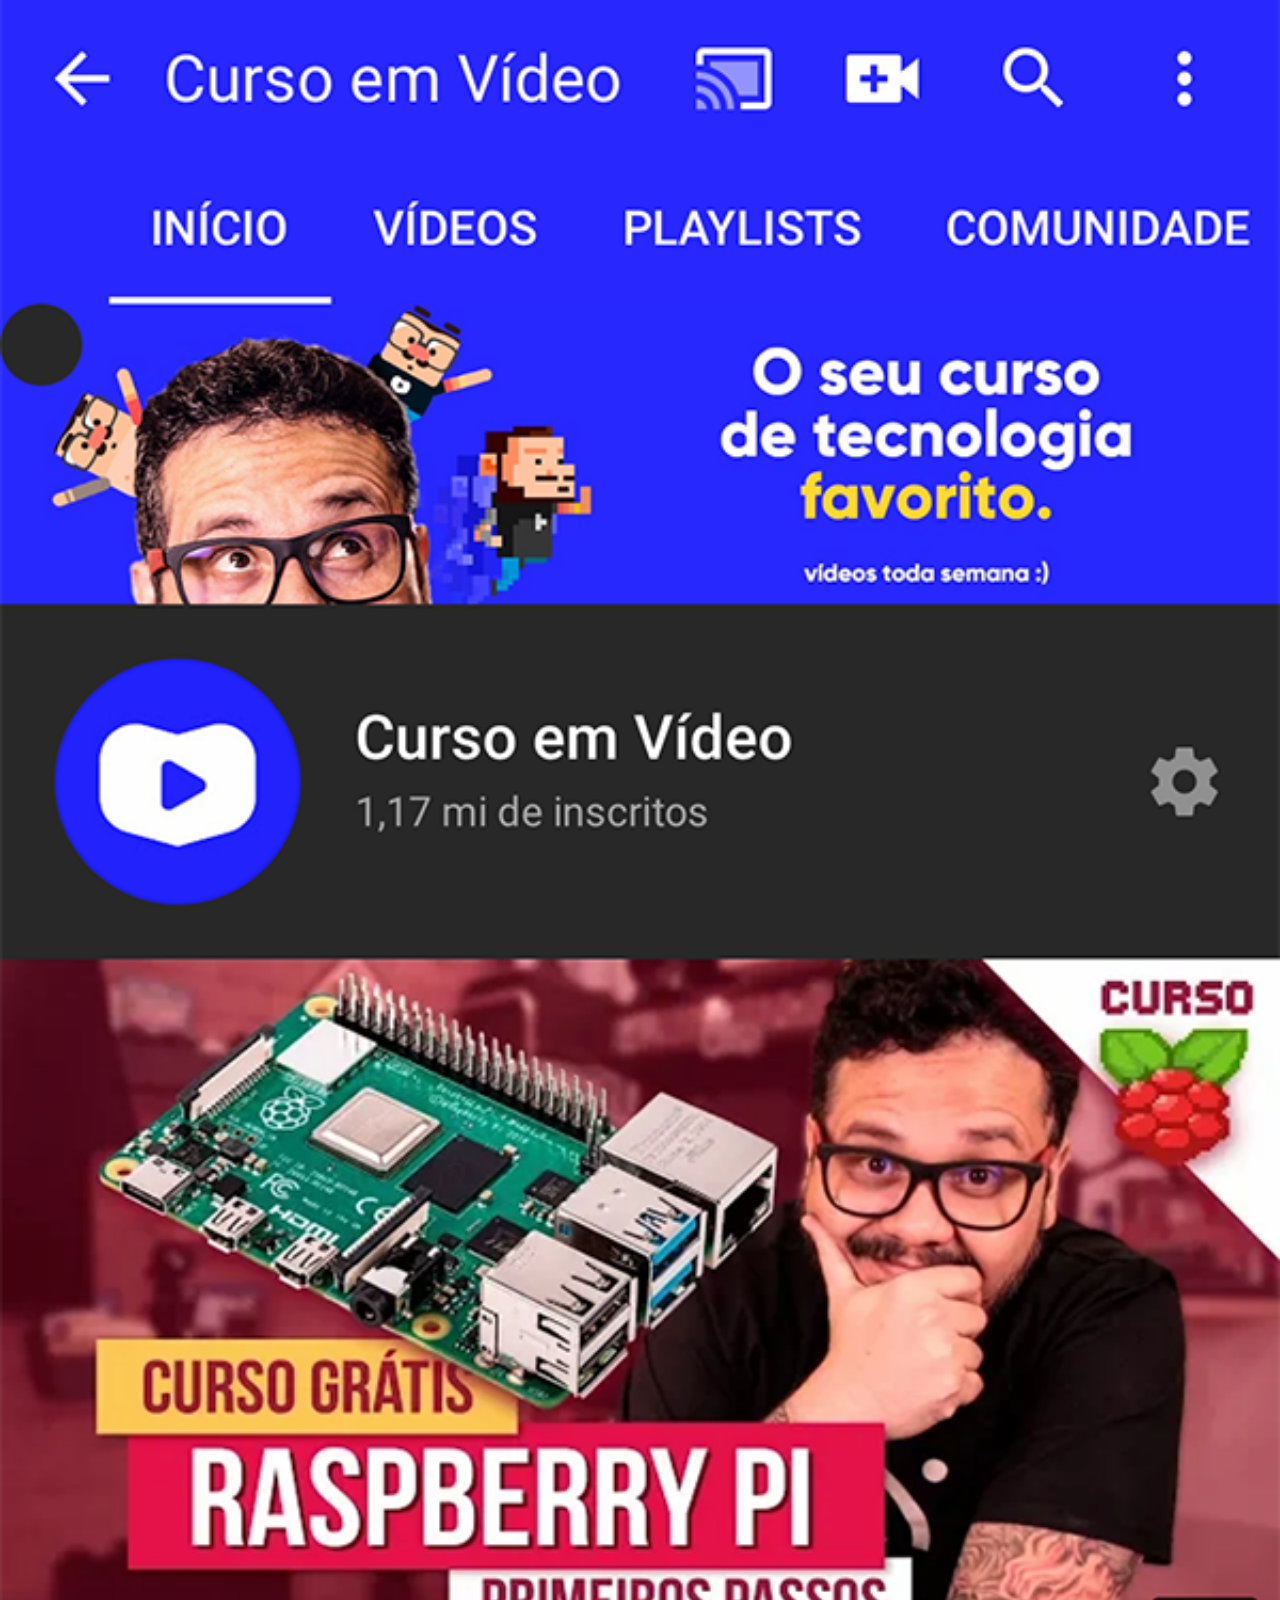
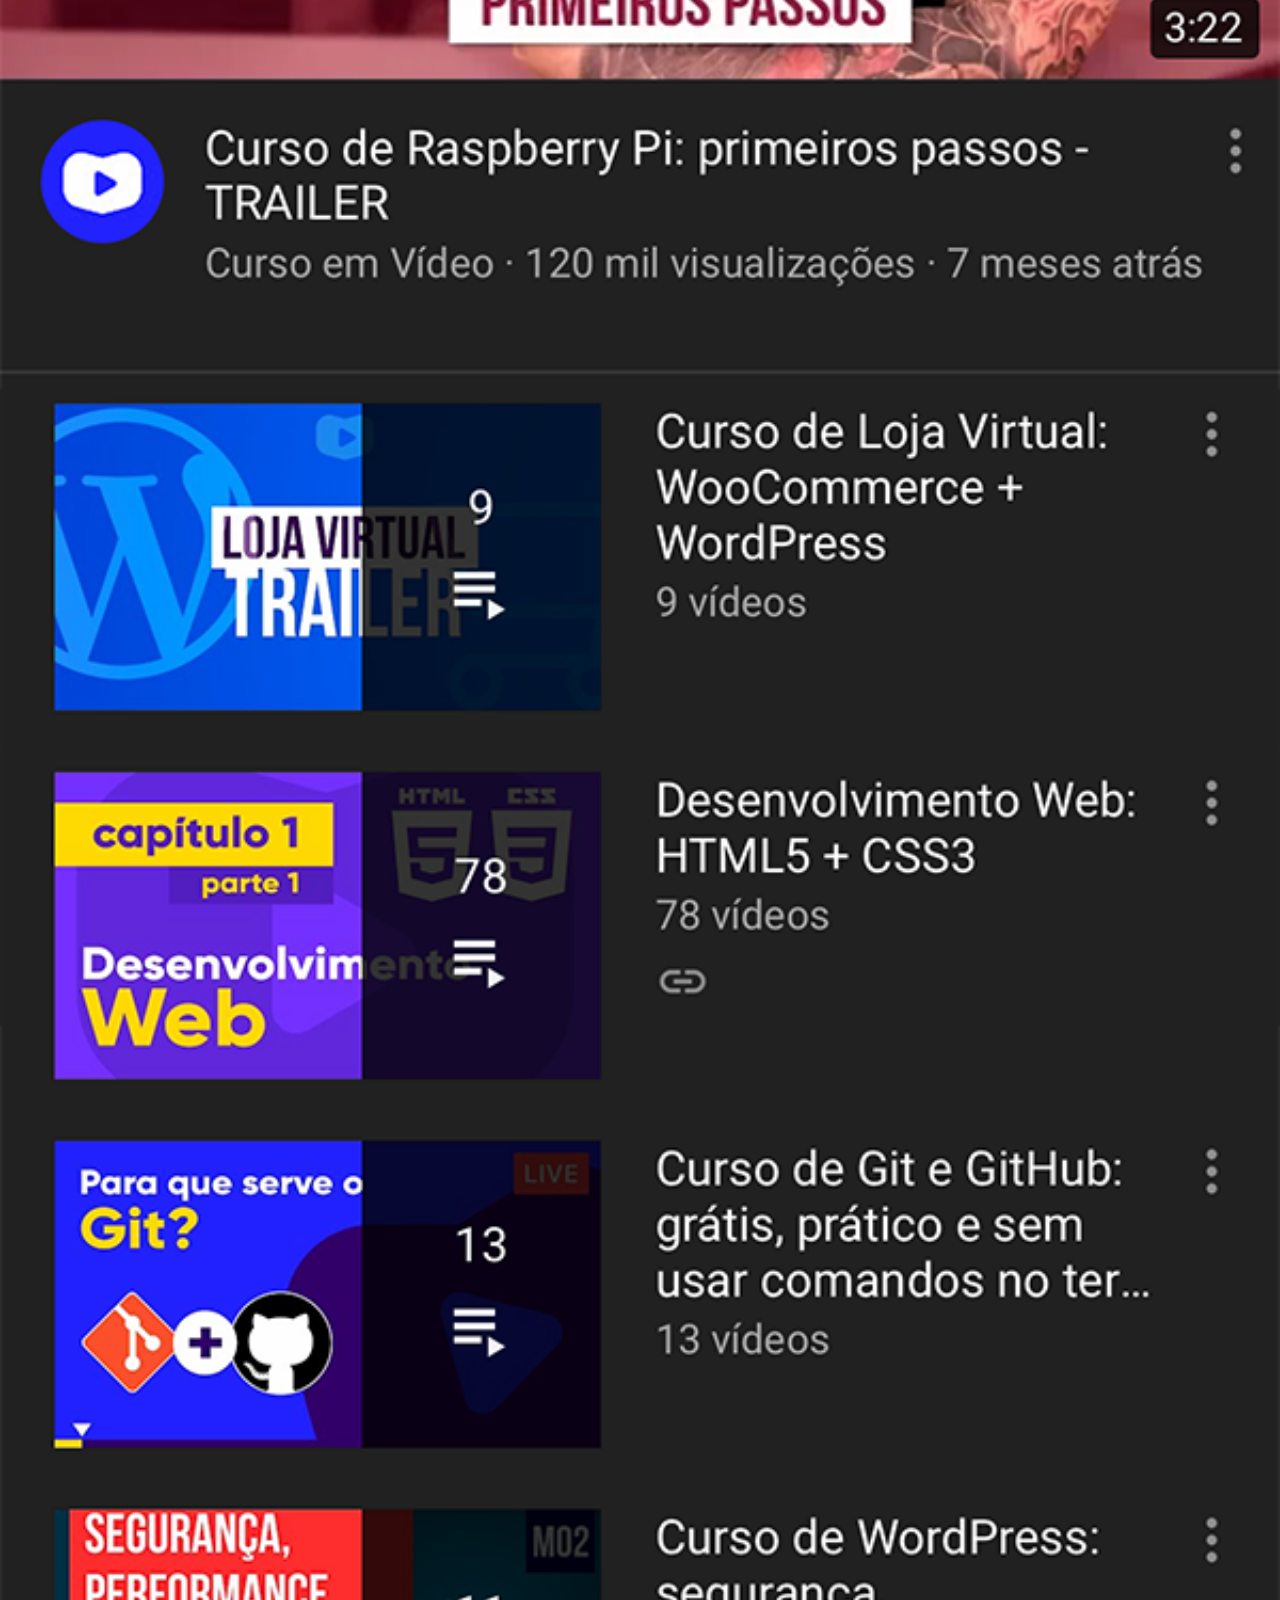
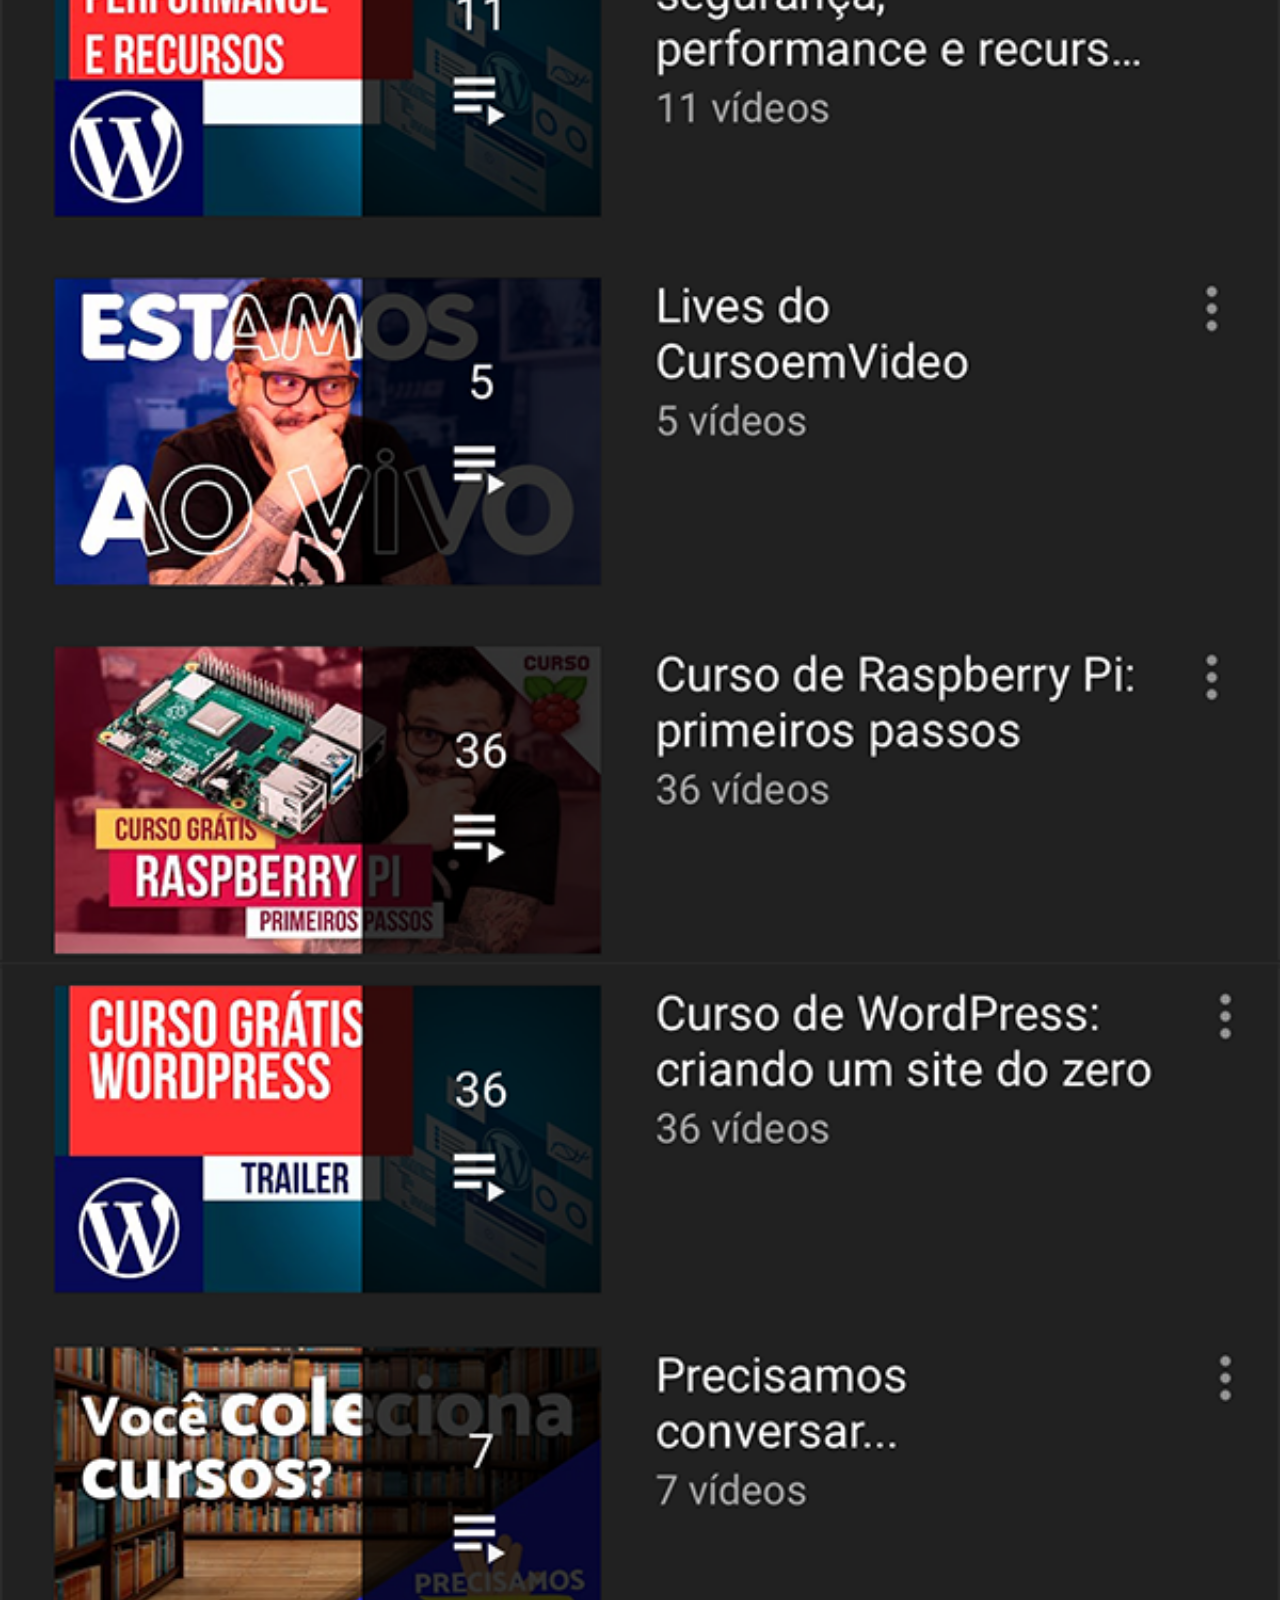
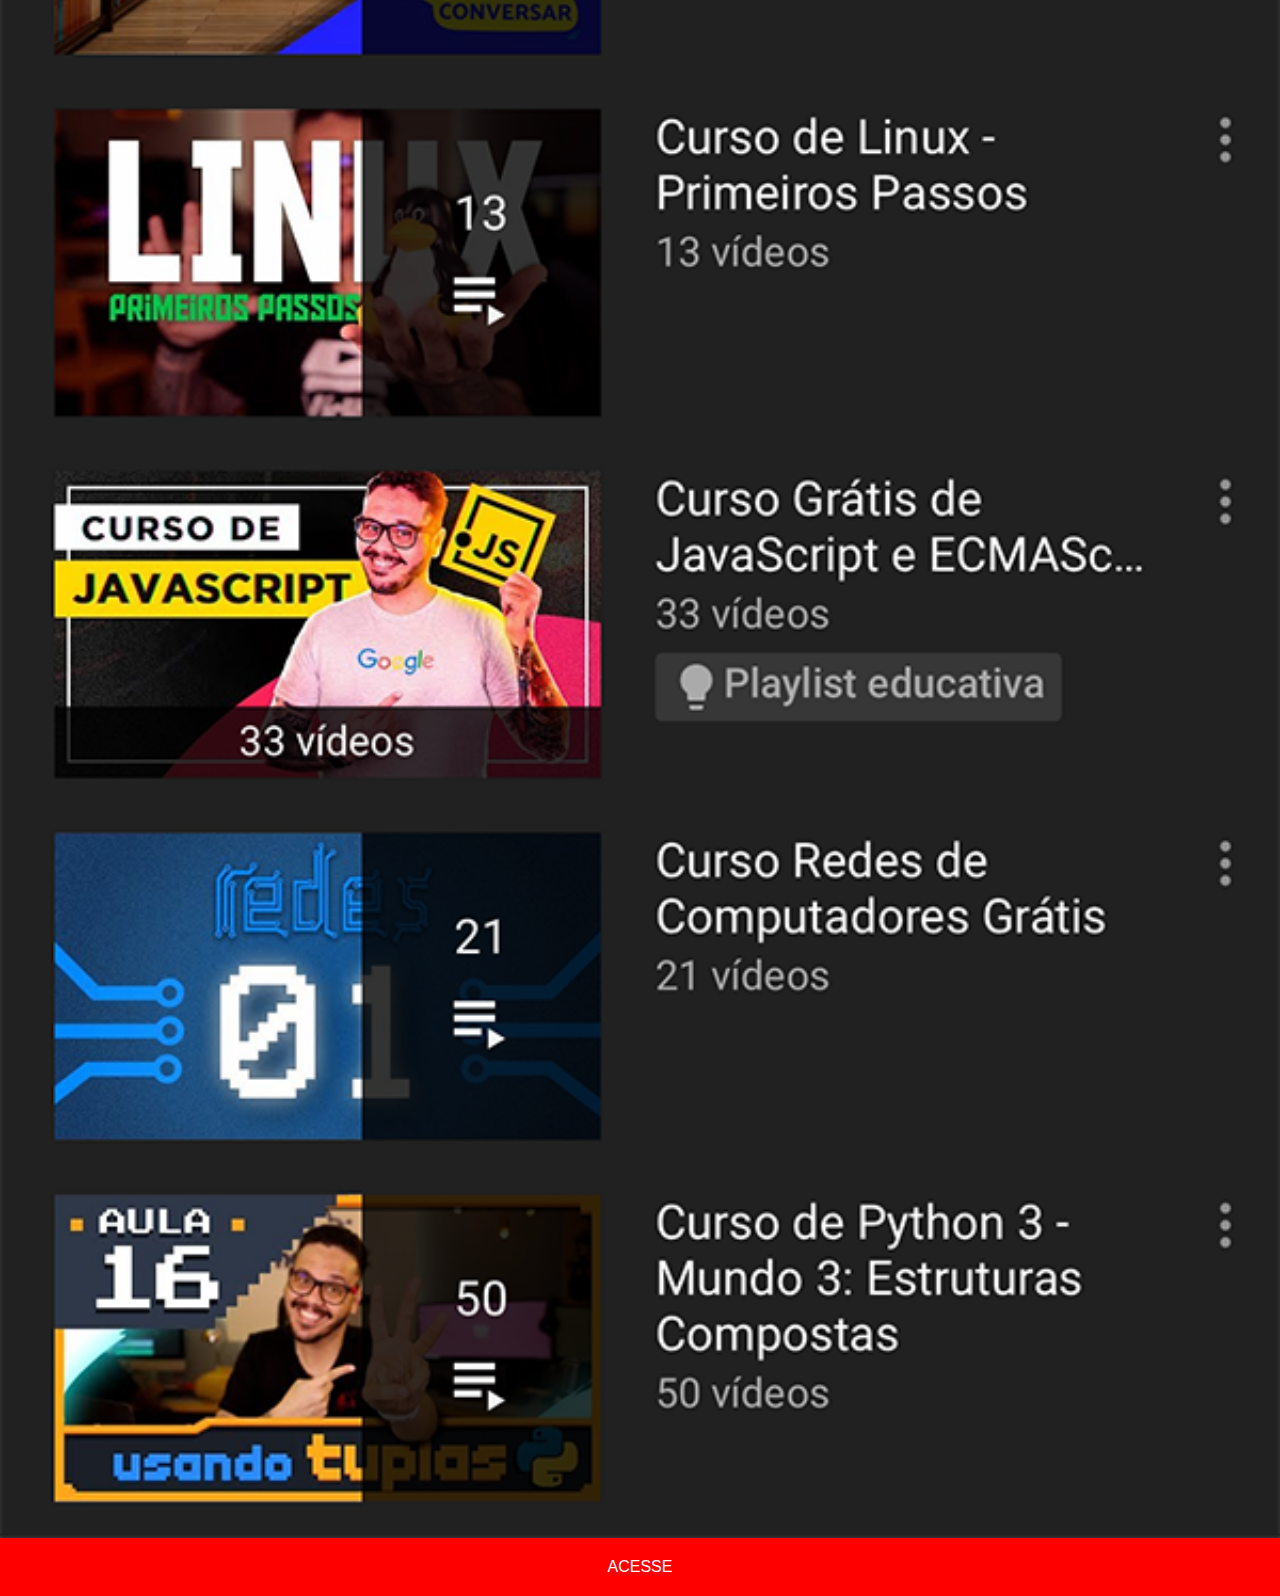
<file: youtube.html>
<!DOCTYPE html>
<html lang="en">
  <head>
    <meta charset="UTF-8" />
    <meta http-equiv="X-UA-Compatible" content="IE=edge" />
    <meta name="viewport" content="width=device-width, initial-scale=1.0" />
    <link rel="stylesheet" href="./style/social.css" />
    <title>Youtube</title>
  </head>
  <body>
    <img src="./imagens/tela-youtube.png" alt="" />
    <a id="youtube" href="https://www.youtube.com/@CursoemVideo" target="_blank">ACESSE</a>
  </body>
</html>
</file>
<file: style/style.css>
* {
  margin: 0;
  padding: 0;
  box-sizing: border-box;
}

body {
  position: relative;
  min-height: 100vh;
  background: url("../imagens/fundo-madeira.jpg") no-repeat top center;
  background-size: cover;
}

main {
  background: url("../imagens/frame-iphone.png") top center no-repeat;
  background-size: contain;
  position: absolute;
  top: 50%;
  left: 50%;
  transform: translate(-50%, -50%);
  width: 311px;
  height: 627px;
}

iframe {
  position: relative;
  top: 79px;
  left: 21px;
  width: 269px;
  height: 473px;
}

aside {
  position: absolute;
  top: 0;
  right: 0;
  display: flex;
  flex-direction: column;
  gap: 20px;
  margin: 10px 10px 0 0;
}

aside a {
  width: 70px;
  height: 70px;
  border-radius: 50%;
  box-shadow: 6px 8px 9px 0px rgba(0, 0, 0, 0.356);
  transition: 0.2s ease-in-out;
}

aside a:hover {
  transform: translate(-5px, -5px);
}

aside img {
  width: 100%;
  border-radius: 50%;
}
</file>
<file: style/social.css>
* {
  margin: 0;
  padding: 0;
  box-sizing: border-box;
  font-family: Arial, Helvetica, sans-serif;
}

::-webkit-scrollbar {
  width: 0;
  height: 0;
}

body {
  display: flex;
  flex-direction: column;
}

img {
  width: 100vw;
}

a {
  padding: 20px;
  text-align: center;
  text-decoration: none;
  color: white;
}

#youtube {
  background-color: hsl(0, 100%, 50%);
}

#youtube:hover {
  background-color: hsl(0, 100%, 40%);
}

#github {
  background-color: hsl(277, 54%, 36%);
}

#github:hover {
  background-color: hsl(277, 54%, 26%);
}

#instagram {
  background-image: linear-gradient(45deg, hsl(230, 77%, 58%), hsl(243, 66%, 59%), hsl(276, 51%, 47%), hsl(326, 57%, 48%), hsl(340, 75%, 54%), hsl(0, 98%, 55%));
}

#instagram:hover {
  background-image: linear-gradient(45deg, hsl(230, 77%, 48%), hsl(243, 66%, 49%), hsl(276, 51%, 37%), hsl(326, 57%, 38%), hsl(340, 75%, 44%), hsl(0, 98%, 45%));
}

#twitter {
  background-color: hsl(204, 88%, 53%);
}

#twitter:hover {
  background-color: hsl(204, 88%, 43%);
}
</file>
